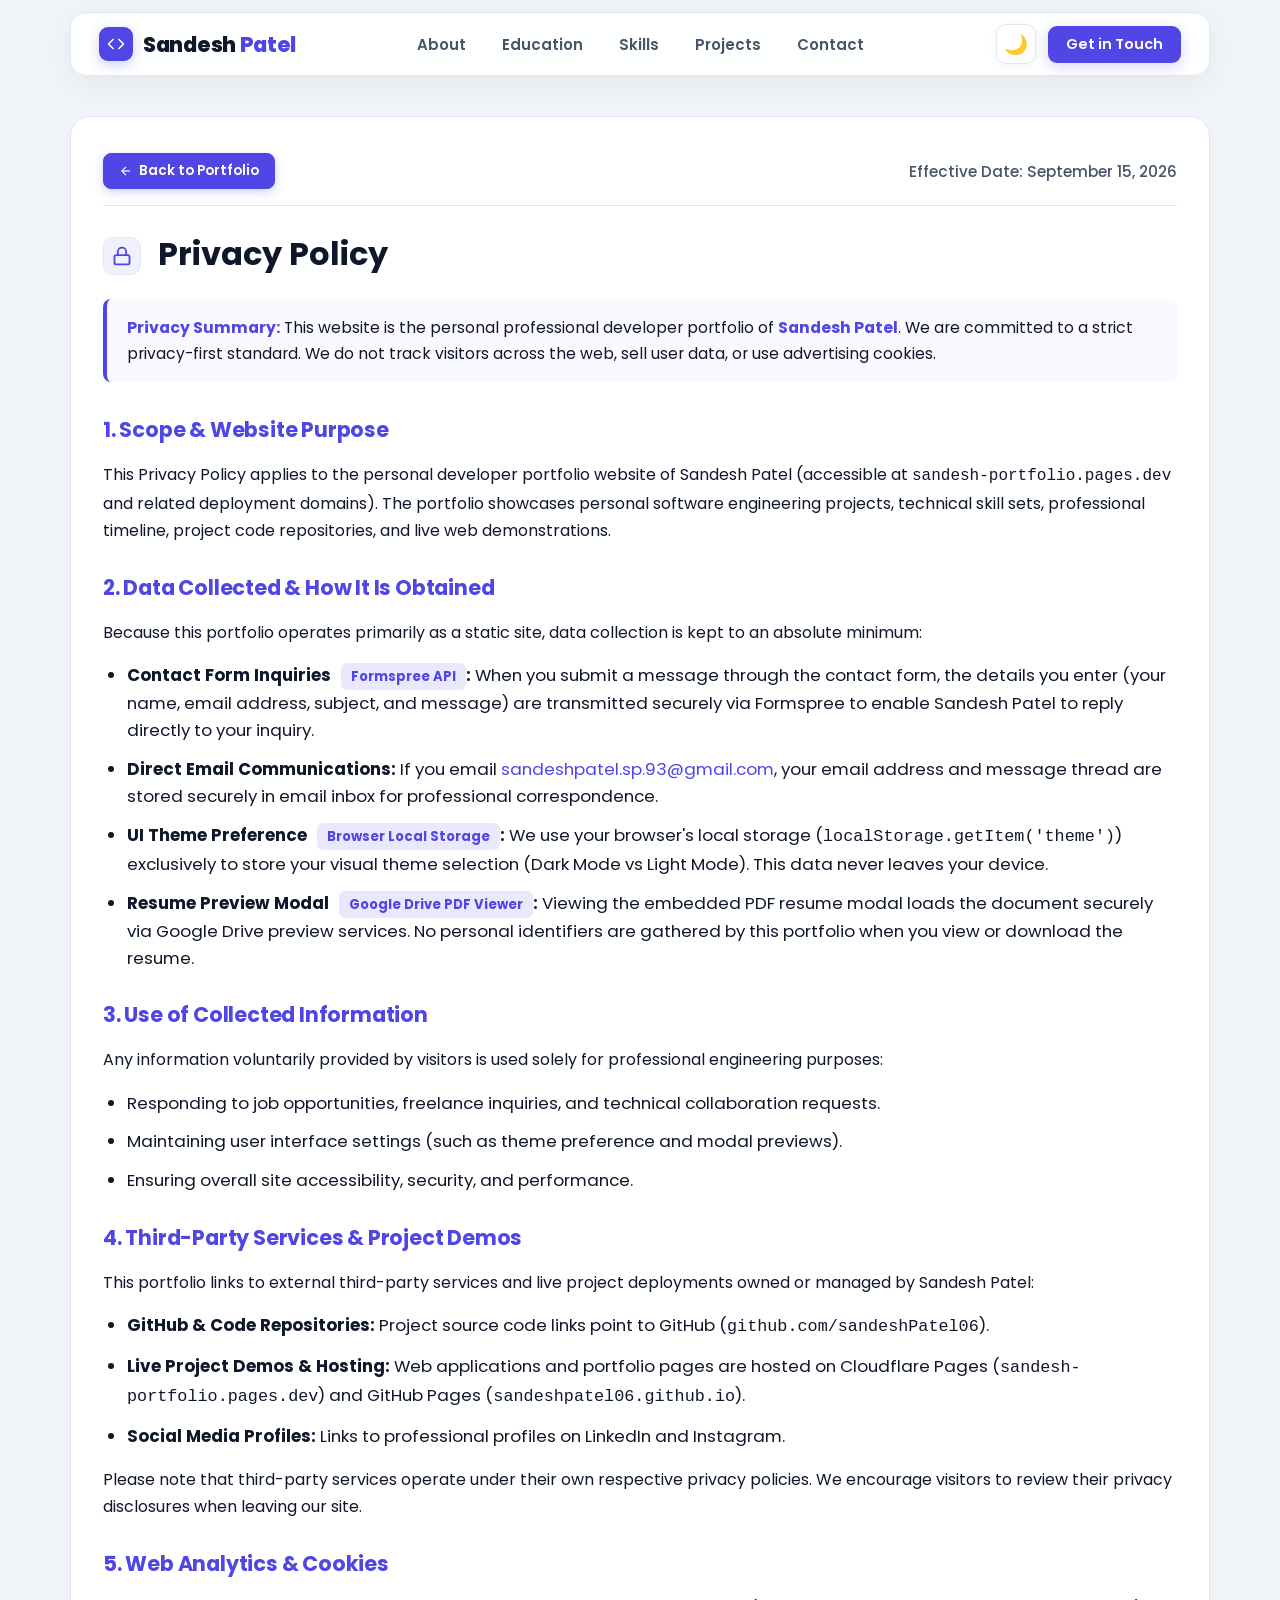
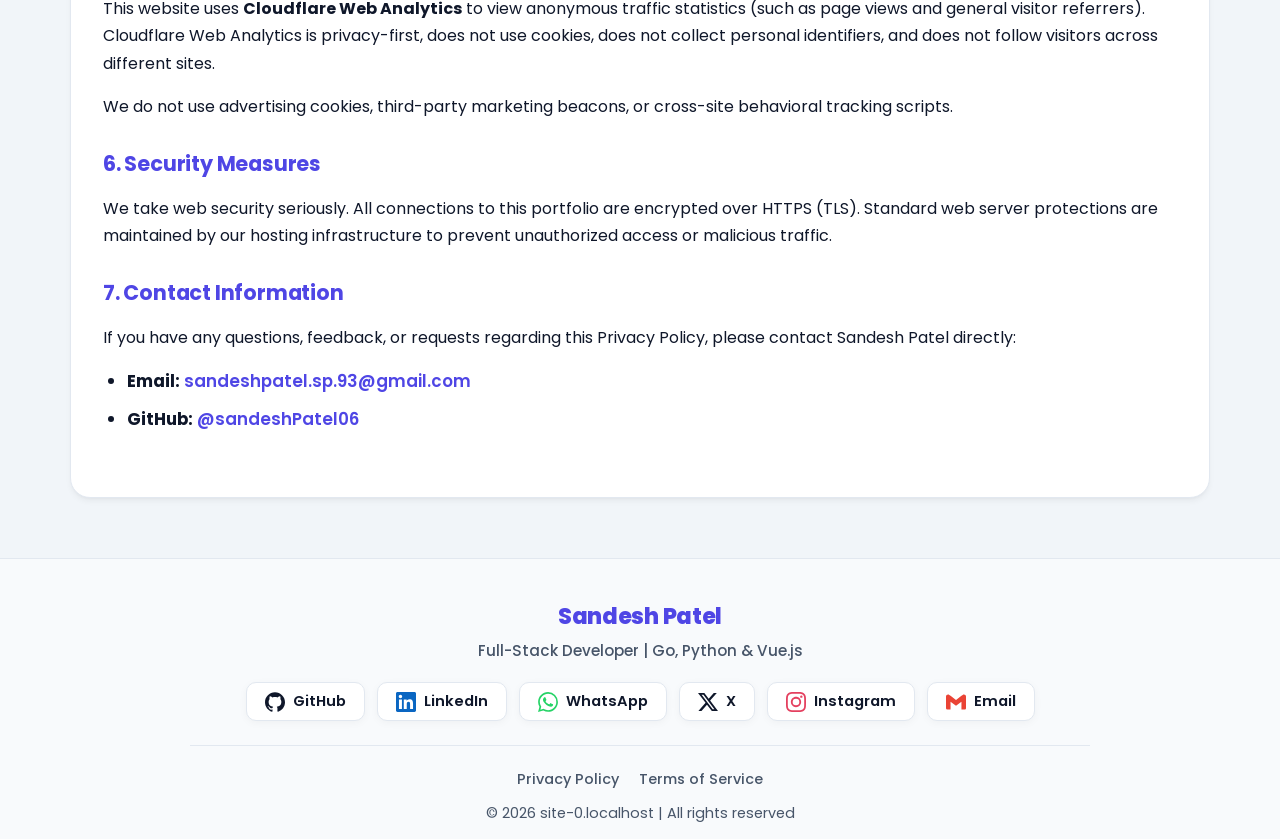
<file: privacy.html>
<!DOCTYPE html>
<html lang="en">

<head>
  <meta charset="UTF-8" />
  <meta name="viewport" content="width=device-width, initial-scale=1.0" />
  <meta name="description" content="Privacy Policy for Sandesh Patel Personal Developer Portfolio Website. Learn how contact inquiries, resume previews, and local storage preferences are handled.">
  <meta name="keywords" content="Sandesh Patel, Privacy Policy, Developer Portfolio, Web Developer, Full-Stack Developer, Go, Python, Privacy Notice">
  <meta name="author" content="Sandesh Patel">
  <meta property="og:title" content="Privacy Policy | Sandesh Patel Developer Portfolio">
  <meta property="og:description" content="Read the Privacy Policy for Sandesh Patel's personal developer portfolio website.">
  <meta property="og:image" content="img/sandesh_github.webp">
  <meta property="og:url" content="https://sandesh-portfolio.pages.dev/privacy.html">
  <meta name="twitter:card" content="summary_large_image">
  <link rel="icon" href="img/favicon.png" type="image/png" />
  <link rel="apple-touch-icon" href="img/favicon.png" />

  <link rel="preconnect" href="https://fonts.googleapis.com">
  <link rel="preconnect" href="https://fonts.gstatic.com" crossorigin>
  <link href="https://fonts.googleapis.com/css2?family=Poppins:wght@100;400;600;700;800&display=swap" rel="stylesheet">
  <title>Privacy Policy | Sandesh Patel Portfolio</title>
  <link rel="canonical" href="https://sandesh-portfolio.pages.dev/privacy.html">
  <link rel="stylesheet" href="all-in-one.css">

  <script type="application/ld+json">
  {
    "@context": "https://schema.org",
    "@type": "WebPage",
    "name": "Privacy Policy | Sandesh Patel Developer Portfolio",
    "url": "https://sandesh-portfolio.pages.dev/privacy.html",
    "description": "Privacy Policy for Sandesh Patel Personal Developer Portfolio Website.",
    "publisher": {
      "@type": "Person",
      "name": "Sandesh Patel",
      "url": "https://sandesh-portfolio.pages.dev/"
    }
  }
  </script>
  <style>
    .legal-container {
      margin-top: 40px;
      margin-bottom: 60px;
    }
    .legal-header-meta {
      display: flex;
      justify-content: space-between;
      align-items: center;
      flex-wrap: wrap;
      gap: 12px;
      margin-bottom: 24px;
      padding-bottom: 16px;
      border-bottom: 1px solid var(--card-border);
    }
    .legal-date {
      color: var(--text-muted);
      font-size: 0.95rem;
      font-weight: 500;
    }
    .legal-notice-box {
      background: var(--bg-hover);
      border-left: 4px solid var(--primary-color);
      border-radius: 8px;
      padding: 16px 20px;
      margin-bottom: 32px;
      font-size: 0.98rem;
      color: var(--text-color);
      line-height: 1.6;
    }
    .legal-notice-box strong {
      color: var(--primary-color);
    }
    .legal-body section {
      margin-bottom: 28px;
    }
    .legal-body h2 {
      font-size: 1.3rem;
      color: var(--primary-color);
      margin-bottom: 12px;
      font-weight: 700;
      letter-spacing: -0.2px;
    }
    .legal-body p, .legal-body ul {
      color: var(--text-light);
      font-size: 1rem;
      line-height: 1.7;
      margin-bottom: 14px;
    }
    .legal-body ul {
      padding-left: 24px;
    }
    .legal-body ul li {
      margin-bottom: 8px;
    }
    .legal-badge {
      display: inline-block;
      background: rgba(79, 70, 229, 0.12);
      color: var(--primary-color);
      font-size: 0.82rem;
      font-weight: 700;
      padding: 3px 10px;
      border-radius: 6px;
      margin-left: 6px;
    }
  </style>
</head>

<body>
  <!-- ===== Navigation ===== -->
  <header class="site-header">
    <nav>
      <a href="index.html#home" class="logo" title="Sandesh Patel Portfolio">
        <span class="logo-avatar" aria-hidden="true">
          <svg width="18" height="18" viewBox="0 0 24 24" fill="none" stroke="currentColor" stroke-width="2.2" stroke-linecap="round" stroke-linejoin="round">
            <polyline points="16 18 22 12 16 6"></polyline>
            <polyline points="8 6 2 12 8 18"></polyline>
          </svg>
        </span>
        <span class="logo-text">Sandesh <span class="logo-accent">Patel</span></span>
      </a>
      <div class="Right">
        <ul>
          <li><a href="index.html#about" class="nav-link">About</a></li>
          <li><a href="index.html#education" class="nav-link">Education</a></li>
          <li><a href="index.html#skills" class="nav-link">Skills</a></li>
          <li><a href="index.html#projects" class="nav-link">Projects</a></li>
          <li><a href="index.html#contact" class="nav-link">Contact</a></li>
        </ul>
      </div>
      <div class="nav-actions">
        <button class="theme-toggle" id="theme-toggle" aria-label="Toggle light/dark theme" title="Toggle theme">🌙</button>
        <a href="index.html#contact" class="nav-cta-btn" title="Contact Sandesh">Get in Touch</a>
        <button class="menu-toggle" aria-label="Toggle navigation menu">
          <span class="menu-icon"></span>
        </button>
      </div>
    </nav>
  </header>

  <!-- ===== Main Privacy Policy Section ===== -->
  <main class="services-container legal-container">
    <div class="legal-header-meta">
      <a href="index.html" class="project-link live-link" title="Return to Portfolio">
        <svg width="14" height="14" viewBox="0 0 24 24" fill="none" stroke="currentColor" stroke-width="2"><line x1="19" y1="12" x2="5" y2="12"></line><polyline points="12 19 5 12 12 5"></polyline></svg>
        Back to Portfolio
      </a>
      <span class="legal-date">Effective Date: September 15, 2026</span>
    </div>

    <h1>
      <span class="heading-icon" aria-hidden="true">
        <svg width="22" height="22" viewBox="0 0 24 24" fill="none" stroke="currentColor" stroke-width="2.2" stroke-linecap="round" stroke-linejoin="round">
          <rect x="3" y="11" width="18" height="11" rx="2" ry="2"></rect>
          <path d="M7 11V7a5 5 0 0 1 10 0v4"></path>
        </svg>
      </span>
      Privacy Policy
    </h1>

    <div class="legal-notice-box">
      <strong>Privacy Summary:</strong> This website is the personal professional developer portfolio of <strong>Sandesh Patel</strong>. We are committed to a strict privacy-first standard. We do not track visitors across the web, sell user data, or use advertising cookies.
    </div>

    <div class="legal-body">
      <section>
        <h2>1. Scope & Website Purpose</h2>
        <p>This Privacy Policy applies to the personal developer portfolio website of Sandesh Patel (accessible at <code>sandesh-portfolio.pages.dev</code> and related deployment domains). The portfolio showcases personal software engineering projects, technical skill sets, professional timeline, project code repositories, and live web demonstrations.</p>
      </section>

      <section>
        <h2>2. Data Collected & How It Is Obtained</h2>
        <p>Because this portfolio operates primarily as a static site, data collection is kept to an absolute minimum:</p>
        <ul>
          <li><strong>Contact Form Inquiries <span class="legal-badge">Formspree API</span>:</strong> When you submit a message through the contact form, the details you enter (your name, email address, subject, and message) are transmitted securely via Formspree to enable Sandesh Patel to reply directly to your inquiry.</li>
          <li><strong>Direct Email Communications:</strong> If you email <a href="mailto:sandeshpatel.sp.93@gmail.com" style="color: var(--primary-color);">sandeshpatel.sp.93@gmail.com</a>, your email address and message thread are stored securely in email inbox for professional correspondence.</li>
          <li><strong>UI Theme Preference <span class="legal-badge">Browser Local Storage</span>:</strong> We use your browser's local storage (<code>localStorage.getItem('theme')</code>) exclusively to store your visual theme selection (Dark Mode vs Light Mode). This data never leaves your device.</li>
          <li><strong>Resume Preview Modal <span class="legal-badge">Google Drive PDF Viewer</span>:</strong> Viewing the embedded PDF resume modal loads the document securely via Google Drive preview services. No personal identifiers are gathered by this portfolio when you view or download the resume.</li>
        </ul>
      </section>

      <section>
        <h2>3. Use of Collected Information</h2>
        <p>Any information voluntarily provided by visitors is used solely for professional engineering purposes:</p>
        <ul>
          <li>Responding to job opportunities, freelance inquiries, and technical collaboration requests.</li>
          <li>Maintaining user interface settings (such as theme preference and modal previews).</li>
          <li>Ensuring overall site accessibility, security, and performance.</li>
        </ul>
      </section>

      <section>
        <h2>4. Third-Party Services & Project Demos</h2>
        <p>This portfolio links to external third-party services and live project deployments owned or managed by Sandesh Patel:</p>
        <ul>
          <li><strong>GitHub & Code Repositories:</strong> Project source code links point to GitHub (<code>github.com/sandeshPatel06</code>).</li>
          <li><strong>Live Project Demos & Hosting:</strong> Web applications and portfolio pages are hosted on Cloudflare Pages (<code>sandesh-portfolio.pages.dev</code>) and GitHub Pages (<code>sandeshpatel06.github.io</code>).</li>
          <li><strong>Social Media Profiles:</strong> Links to professional profiles on LinkedIn and Instagram.</li>
        </ul>
        <p>Please note that third-party services operate under their own respective privacy policies. We encourage visitors to review their privacy disclosures when leaving our site.</p>
      </section>

      <section>
        <h2>5. Web Analytics & Cookies</h2>
        <p>This website uses <strong>Cloudflare Web Analytics</strong> to view anonymous traffic statistics (such as page views and general visitor referrers). Cloudflare Web Analytics is privacy-first, does not use cookies, does not collect personal identifiers, and does not follow visitors across different sites.</p>
        <p>We do not use advertising cookies, third-party marketing beacons, or cross-site behavioral tracking scripts.</p>
      </section>

      <section>
        <h2>6. Security Measures</h2>
        <p>We take web security seriously. All connections to this portfolio are encrypted over HTTPS (TLS). Standard web server protections are maintained by our hosting infrastructure to prevent unauthorized access or malicious traffic.</p>
      </section>

      <section>
        <h2>7. Contact Information</h2>
        <p>If you have any questions, feedback, or requests regarding this Privacy Policy, please contact Sandesh Patel directly:</p>
        <ul>
          <li><strong>Email:</strong> <a href="mailto:sandeshpatel.sp.93@gmail.com" style="color: var(--primary-color); font-weight: 600;">sandeshpatel.sp.93@gmail.com</a></li>
          <li><strong>GitHub:</strong> <a href="https://github.com/sandeshPatel06" target="_blank" rel="noopener noreferrer" style="color: var(--primary-color); font-weight: 600;">@sandeshPatel06</a></li>
        </ul>
      </section>
    </div>
  </main>

  <!-- ===== Footer ===== -->
  <footer>
    <div class="footer">
      <div class="footer-first">Sandesh Patel</div>
      <p class="footer-tagline">Full-Stack Developer | Go, Python & Vue.js</p>
      <div class="footer-social-links">
        <a href="https://github.com/sandeshPatel06" target="_blank" class="social-btn social-btn-github" title="GitHub">
          <svg width="20" height="20" viewBox="0 0 24 24" fill="currentColor" role="img" aria-label="GitHub"><path d="M12 .297c-6.63 0-12 5.373-12 12 0 5.303 3.438 9.8 8.205 11.385.6.113.82-.258.82-.577 0-.285-.01-1.04-.015-2.04-3.338.724-4.042-1.61-4.042-1.61C4.422 18.07 3.633 17.7 3.633 17.7c-1.087-.744.084-.729.084-.729 1.205.084 1.838 1.236 1.838 1.236 1.07 1.835 2.809 1.305 3.495.998.108-.776.417-1.305.76-1.605-2.665-.3-5.466-1.332-5.466-5.93 0-1.31.465-2.38 1.235-3.22-.135-.303-.54-1.523.105-3.176 0 0 1.005-.322 3.3 1.23.96-.267 1.98-.399 3-.405 1.02.006 2.04.138 3 .405 2.28-1.552 3.285-1.23 3.285-1.23.645 1.653.24 2.873.12 3.176.765.84 1.23 1.91 1.23 3.22 0 4.61-2.805 5.625-5.475 5.92.42.36.81 1.096.81 2.22 0 1.606-.015 2.896-.015 3.286 0 .315.21.69.825.57C20.565 22.092 24 17.592 24 12.297c0-6.627-5.373-12-12-12"/></svg>
          <span>GitHub</span>
        </a>
        <a href="https://www.linkedin.com/in/sandesh-patel07" target="_blank" class="social-btn social-btn-linkedin" title="LinkedIn">
          <svg width="20" height="20" viewBox="0 0 24 24" fill="#0A66C2" role="img" aria-label="LinkedIn"><path d="M20.447 20.452h-3.554v-5.569c0-1.328-.027-3.037-1.852-3.037-1.853 0-2.136 1.445-2.136 2.939v5.667H9.351V9h3.414v1.561h.046c.477-.9 1.637-1.85 3.37-1.85 3.601 0 4.267 2.37 4.267 5.455v6.286zM5.337 7.433c-1.144 0-2.063-.926-2.063-2.065 0-1.138.92-2.063 2.063-2.063 1.14 0 2.064.925 2.064 2.063 0 1.139-.925 2.065-2.064 2.065zm1.782 13.019H3.555V9h3.564v11.452zM22.225 0H1.771C.792 0 0 .774 0 1.729v20.542C0 23.227.792 24 1.771 24h20.451C23.2 24 24 23.227 24 22.271V1.729C24 .774 23.2 0 22.222 0h.003z"/></svg>
          <span>LinkedIn</span>
        </a>
        <a href="https://wa.me/9399613606" target="_blank" class="social-btn social-btn-whatsapp" title="WhatsApp">
          <svg width="20" height="20" viewBox="0 0 24 24" fill="#25D366" role="img" aria-label="WhatsApp"><path d="M17.472 14.382c-.297-.149-1.758-.867-2.03-.967-.273-.099-.471-.148-.67.15-.197.297-.767.966-.94 1.164-.173.199-.347.223-.644.075-.297-.15-1.255-.463-2.39-1.475-.883-.788-1.48-1.761-1.653-2.059-.173-.297-.018-.458.13-.606.134-.133.298-.347.446-.52.149-.174.198-.298.298-.497.099-.198.05-.371-.025-.52-.075-.149-.669-1.612-.916-2.207-.242-.579-.487-.5-.669-.51-.173-.008-.371-.01-.57-.01-.198 0-.52.074-.792.372-.272.297-1.04 1.016-1.04 2.479 0 1.462 1.065 2.875 1.213 3.074.149.198 2.096 3.2 5.077 4.487.709.306 1.262.489 1.694.625.712.227 1.36.195 1.871.118.571-.085 1.758-.719 2.006-1.413.248-.694.248-1.289.173-1.413-.074-.124-.272-.198-.57-.347m-5.421 7.403h-.004a9.87 9.87 0 01-5.031-1.378l-.361-.214-3.741.982.998-3.648-.235-.374a9.86 9.86 0 01-1.51-5.26c.001-5.45 4.436-9.884 9.888-9.884 2.64 0 5.122 1.03 6.988 2.898a9.825 9.825 0 012.893 6.994c-.003 5.45-4.437 9.884-9.885 9.884m8.413-18.297A11.815 11.815 0 0012.05 0C5.495 0 .16 5.335.157 11.892c0 2.096.547 4.142 1.588 5.945L.057 24l6.305-1.654a11.882 11.882 0 005.683 1.448h.005c6.554 0 11.89-5.335 11.893-11.893a11.821 11.821 0 00-3.48-8.413Z"/></svg>
          <span>WhatsApp</span>
        </a>
        <a href="https://x.com/SandeshPat007" target="_blank" class="social-btn social-btn-x" title="X (Twitter)">
          <svg width="20" height="20" viewBox="0 0 24 24" fill="currentColor" role="img" aria-label="X"><path d="M18.901 1.153h3.68l-8.04 9.19L24 22.846h-7.406l-5.8-7.584-6.638 7.584H.474l8.6-9.83L0 1.154h7.594l5.243 6.932ZM17.61 20.644h2.039L6.486 3.24H4.298Z"/></svg>
          <span>X</span>
        </a>
        <a href="https://www.instagram.com/sandesh_patel007" target="_blank" class="social-btn social-btn-instagram" title="Instagram">
          <svg width="20" height="20" viewBox="0 0 24 24" fill="#E4405F" role="img" aria-label="Instagram"><path d="M7.0301.084c-1.2768.0602-2.1487.264-2.911.5634-.7888.3075-1.4575.72-2.1228 1.3877-.6652.6677-1.075 1.3368-1.3802 2.127-.2954.7638-.4956 1.6365-.552 2.914-.0564 1.2775-.0689 1.6882-.0626 4.947.0062 3.2586.0206 3.6671.0825 4.9473.061 1.2765.264 2.1482.5635 2.9107.308.7889.72 1.4573 1.388 2.1228.6679.6655 1.3365 1.0743 2.1285 1.38.7632.295 1.6361.4961 2.9134.552 1.2773.056 1.6884.069 4.9462.0627 3.2578-.0062 3.668-.0207 4.9478-.0814 1.28-.0607 2.147-.2652 2.9098-.5633.7889-.3086 1.4578-.72 2.1228-1.3881.665-.6682 1.0745-1.3378 1.3795-2.1284.2957-.7632.4966-1.636.552-2.9124.056-1.2809.0692-1.6898.063-4.948-.0063-3.2583-.021-3.6668-.0817-4.9465-.0607-1.2797-.264-2.1487-.5633-2.9117-.3084-.7889-.72-1.4568-1.3876-2.1228C21.2982 1.33 20.628.9208 19.8378.6165 19.074.321 18.2017.1197 16.9244.0645 15.6471.0093 15.236-.005 11.977.0014 8.718.0076 8.31.0215 7.0301.0839m.1402 21.6932c-1.17-.0509-1.8053-.2453-2.2287-.408-.5606-.216-.96-.4771-1.3819-.895-.422-.4178-.6811-.8186-.9-1.378-.1644-.4234-.3624-1.058-.4171-2.228-.0595-1.2645-.072-1.6442-.079-4.848-.007-3.2037.0053-3.583.0607-4.848.05-1.169.2456-1.805.408-2.2282.216-.5613.4762-.96.895-1.3816.4188-.4217.8184-.6814 1.3783-.9003.423-.1651 1.0575-.3614 2.227-.4171 1.2655-.06 1.6447-.072 4.848-.079 3.2033-.007 3.5835.005 4.8495.0608 1.169.0508 1.8053.2445 2.228.408.5608.216.96.4754 1.3816.895.4217.4194.6816.8176.9005 1.3787.1653.4217.3617 1.056.4169 2.2263.0602 1.2655.0739 1.645.0796 4.848.0058 3.203-.0055 3.5834-.061 4.848-.051 1.17-.245 1.8055-.408 2.2294-.216.5604-.4763.96-.8954 1.3814-.419.4215-.8181.6811-1.3783.9-.4224.1649-1.0577.3617-2.2262.4174-1.2656.0595-1.6448.072-4.8493.079-3.2045.007-3.5825-.006-4.848-.0608M16.953 5.5864A1.44 1.44 0 1 0 18.39 4.144a1.44 1.44 0 0 0-1.437 1.4424M5.8385 12.012c.0067 3.4032 2.7706 6.1557 6.173 6.1493 3.4026-.0065 6.157-2.7701 6.1506-6.1733-.0065-3.4032-2.771-6.1565-6.174-6.1498-3.403.0067-6.156 2.771-6.1496 6.1738M8 12.0077a4 4 0 1 1 4.008 3.9921A3.9996 3.9996 0 0 1 8 12.0077"/></svg>
          <span>Instagram</span>
        </a>
        <a href="mailto:sandeshpatel.sp.93@gmail.com" class="social-btn social-btn-email" title="Email">
          <svg width="20" height="20" viewBox="0 0 24 24" fill="#EA4335" role="img" aria-label="Gmail"><path d="M24 5.457v13.909c0 .904-.732 1.636-1.636 1.636h-3.819V11.73L12 16.64l-6.545-4.91v9.273H1.636A1.636 1.636 0 0 1 0 19.366V5.457c0-2.023 2.309-3.178 3.927-1.964L5.455 4.64 12 9.548l6.545-4.91 1.528-1.145C21.69 2.28 24 3.434 24 5.457z"/></svg>
          <span>Email</span>
        </a>
      </div>
    </div>
    <div class="footer-rights">
      <ul>
        <li><a href="privacy.html">Privacy Policy</a></li>
        <li><a href="terms.html">Terms of Service</a></li>
      </ul>
      <p class="copyright-text">&copy; <span id="copyright-year"></span> <span id="footer-domain"></span> | All rights reserved</p>
    </div>
  </footer>

  <script src="script.js"></script>
</body>

</html>
</file>
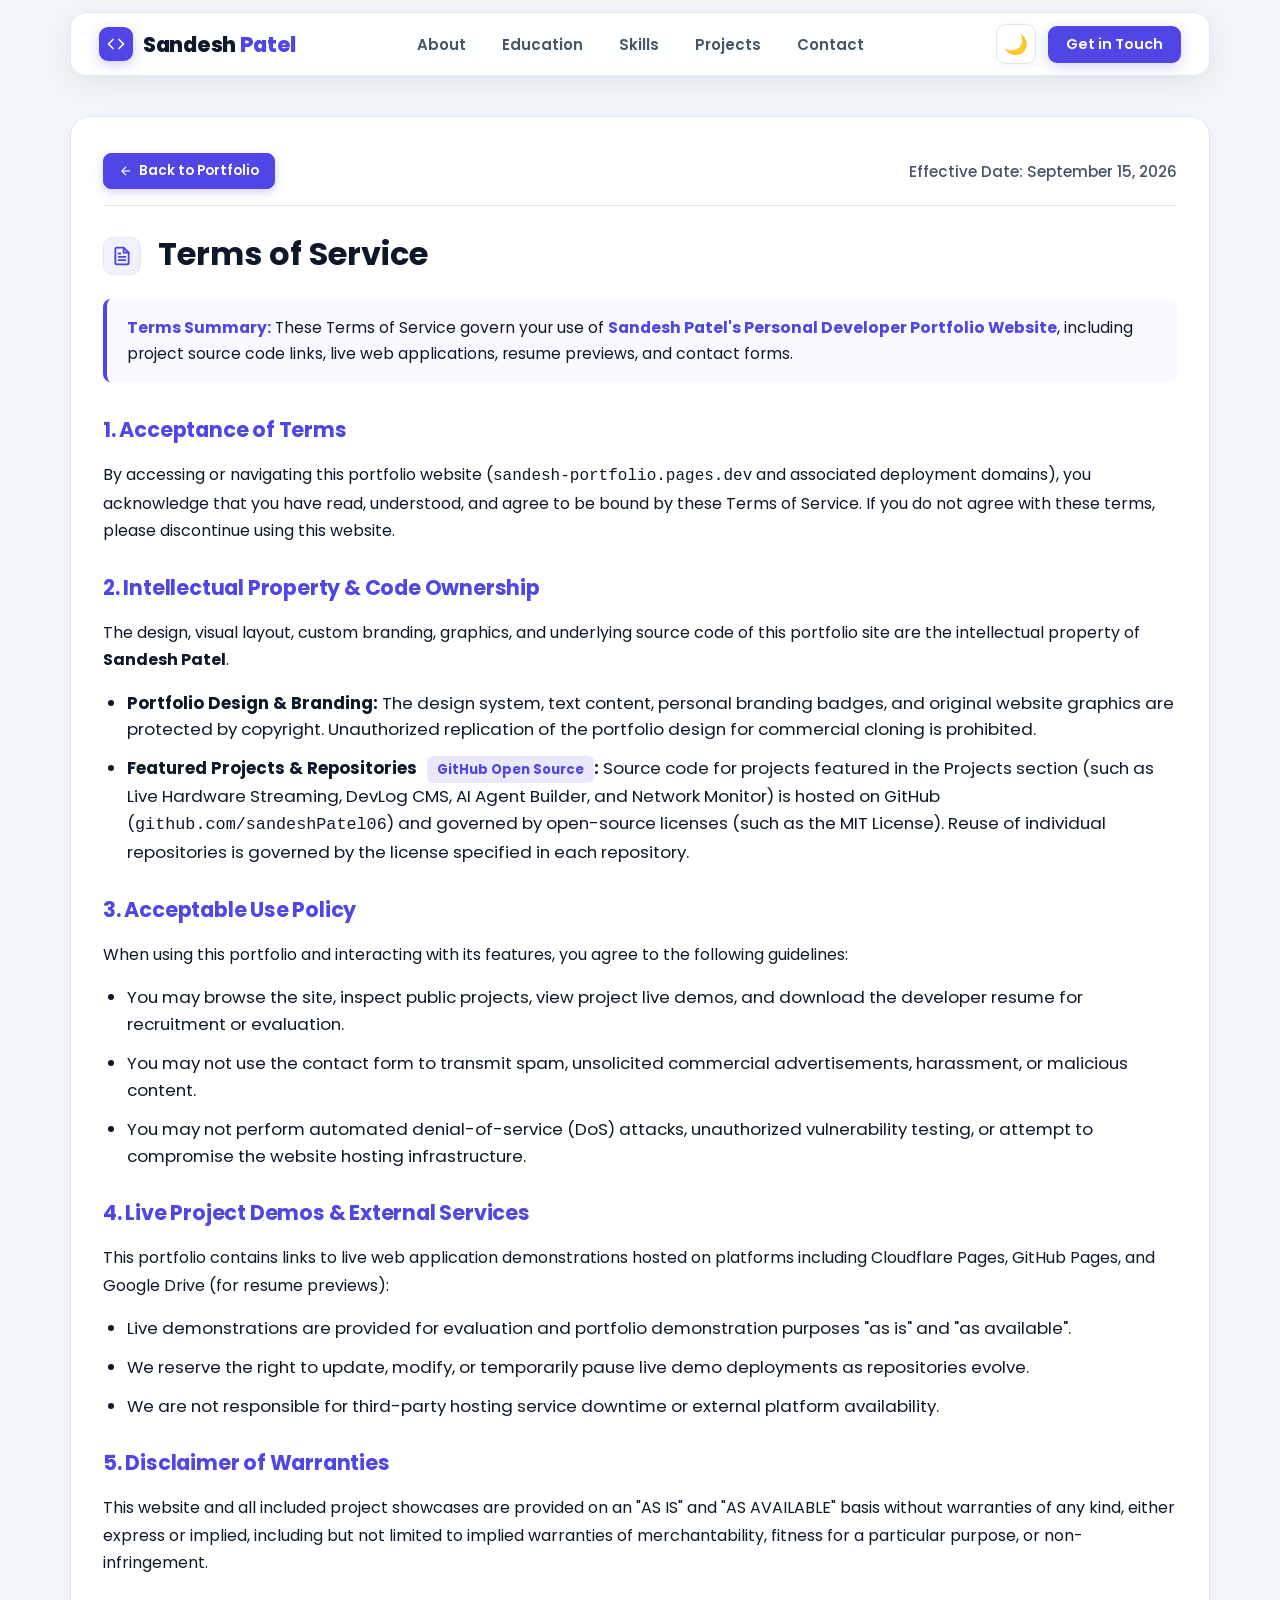
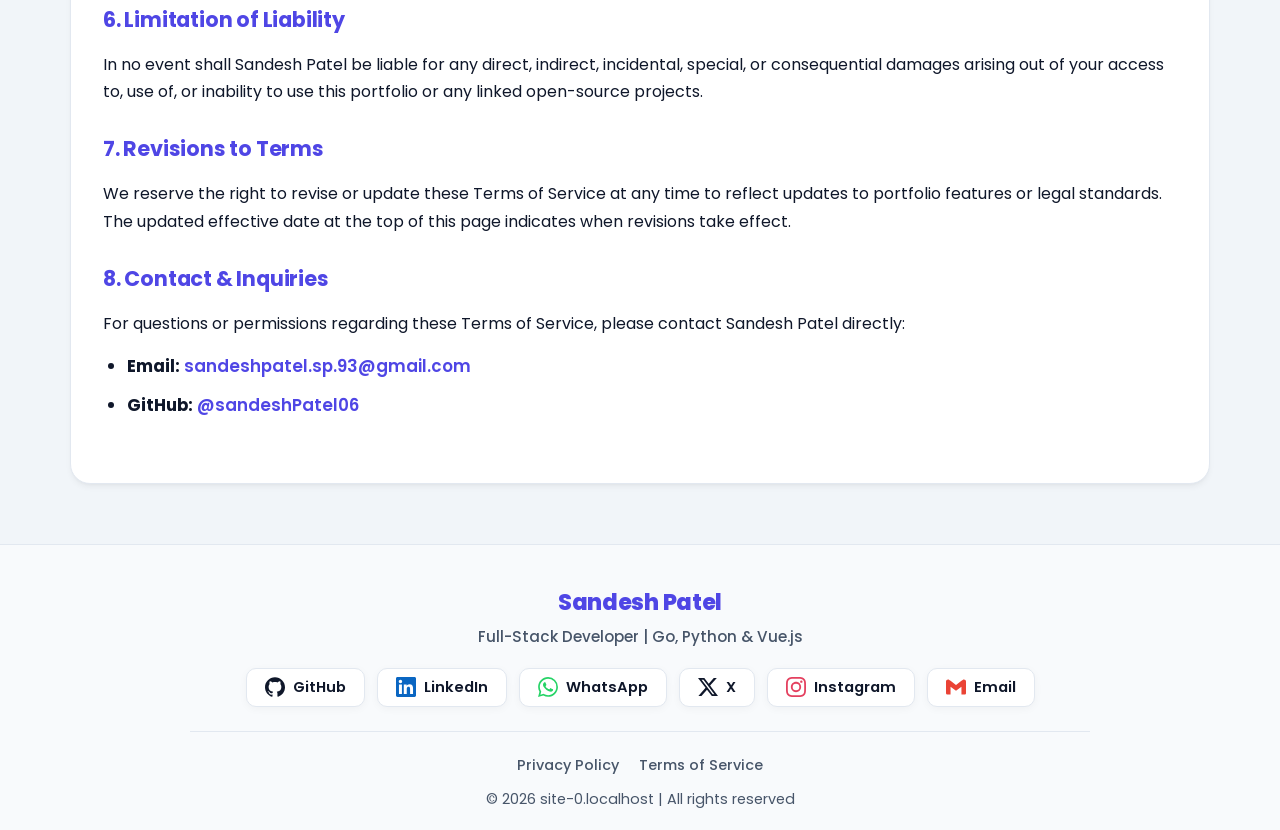
<file: terms.html>
<!DOCTYPE html>
<html lang="en">

<head>
  <meta charset="UTF-8" />
  <meta name="viewport" content="width=device-width, initial-scale=1.0" />
  <meta name="description" content="Terms of Service for Sandesh Patel Personal Developer Portfolio Website. Guidelines governing site usage, open-source code repositories, and project demonstrations.">
  <meta name="keywords" content="Sandesh Patel, Terms of Service, Terms and Conditions, Developer Portfolio, Open Source, Code Usage">
  <meta name="author" content="Sandesh Patel">
  <meta property="og:title" content="Terms of Service | Sandesh Patel Developer Portfolio">
  <meta property="og:description" content="Read the Terms of Service governing Sandesh Patel's personal developer portfolio website and open-source project showcases.">
  <meta property="og:image" content="img/sandesh_github.webp">
  <meta property="og:url" content="https://sandesh-portfolio.pages.dev/terms.html">
  <meta name="twitter:card" content="summary_large_image">
  <link rel="icon" href="img/favicon.png" type="image/png" />
  <link rel="apple-touch-icon" href="img/favicon.png" />

  <link rel="preconnect" href="https://fonts.googleapis.com">
  <link rel="preconnect" href="https://fonts.gstatic.com" crossorigin>
  <link href="https://fonts.googleapis.com/css2?family=Poppins:wght@100;400;600;700;800&display=swap" rel="stylesheet">
  <title>Terms of Service | Sandesh Patel Portfolio</title>
  <link rel="canonical" href="https://sandesh-portfolio.pages.dev/terms.html">
  <link rel="stylesheet" href="all-in-one.css">

  <script type="application/ld+json">
  {
    "@context": "https://schema.org",
    "@type": "WebPage",
    "name": "Terms of Service | Sandesh Patel Developer Portfolio",
    "url": "https://sandesh-portfolio.pages.dev/terms.html",
    "description": "Terms of Service governing Sandesh Patel's personal developer portfolio website.",
    "publisher": {
      "@type": "Person",
      "name": "Sandesh Patel",
      "url": "https://sandesh-portfolio.pages.dev/"
    }
  }
  </script>
  <style>
    .legal-container {
      margin-top: 40px;
      margin-bottom: 60px;
    }
    .legal-header-meta {
      display: flex;
      justify-content: space-between;
      align-items: center;
      flex-wrap: wrap;
      gap: 12px;
      margin-bottom: 24px;
      padding-bottom: 16px;
      border-bottom: 1px solid var(--card-border);
    }
    .legal-date {
      color: var(--text-muted);
      font-size: 0.95rem;
      font-weight: 500;
    }
    .legal-notice-box {
      background: var(--bg-hover);
      border-left: 4px solid var(--primary-color);
      border-radius: 8px;
      padding: 16px 20px;
      margin-bottom: 32px;
      font-size: 0.98rem;
      color: var(--text-color);
      line-height: 1.6;
    }
    .legal-notice-box strong {
      color: var(--primary-color);
    }
    .legal-body section {
      margin-bottom: 28px;
    }
    .legal-body h2 {
      font-size: 1.3rem;
      color: var(--primary-color);
      margin-bottom: 12px;
      font-weight: 700;
      letter-spacing: -0.2px;
    }
    .legal-body p, .legal-body ul {
      color: var(--text-light);
      font-size: 1rem;
      line-height: 1.7;
      margin-bottom: 14px;
    }
    .legal-body ul {
      padding-left: 24px;
    }
    .legal-body ul li {
      margin-bottom: 8px;
    }
    .legal-badge {
      display: inline-block;
      background: rgba(79, 70, 229, 0.12);
      color: var(--primary-color);
      font-size: 0.82rem;
      font-weight: 700;
      padding: 3px 10px;
      border-radius: 6px;
      margin-left: 6px;
    }
  </style>
</head>

<body>
  <!-- ===== Navigation ===== -->
  <header class="site-header">
    <nav>
      <a href="index.html#home" class="logo" title="Sandesh Patel Portfolio">
        <span class="logo-avatar" aria-hidden="true">
          <svg width="18" height="18" viewBox="0 0 24 24" fill="none" stroke="currentColor" stroke-width="2.2" stroke-linecap="round" stroke-linejoin="round">
            <polyline points="16 18 22 12 16 6"></polyline>
            <polyline points="8 6 2 12 8 18"></polyline>
          </svg>
        </span>
        <span class="logo-text">Sandesh <span class="logo-accent">Patel</span></span>
      </a>
      <div class="Right">
        <ul>
          <li><a href="index.html#about" class="nav-link">About</a></li>
          <li><a href="index.html#education" class="nav-link">Education</a></li>
          <li><a href="index.html#skills" class="nav-link">Skills</a></li>
          <li><a href="index.html#projects" class="nav-link">Projects</a></li>
          <li><a href="index.html#contact" class="nav-link">Contact</a></li>
        </ul>
      </div>
      <div class="nav-actions">
        <button class="theme-toggle" id="theme-toggle" aria-label="Toggle light/dark theme" title="Toggle theme">🌙</button>
        <a href="index.html#contact" class="nav-cta-btn" title="Contact Sandesh">Get in Touch</a>
        <button class="menu-toggle" aria-label="Toggle navigation menu">
          <span class="menu-icon"></span>
        </button>
      </div>
    </nav>
  </header>

  <!-- ===== Main Terms of Service Section ===== -->
  <main class="services-container legal-container">
    <div class="legal-header-meta">
      <a href="index.html" class="project-link live-link" title="Return to Portfolio">
        <svg width="14" height="14" viewBox="0 0 24 24" fill="none" stroke="currentColor" stroke-width="2"><line x1="19" y1="12" x2="5" y2="12"></line><polyline points="12 19 5 12 12 5"></polyline></svg>
        Back to Portfolio
      </a>
      <span class="legal-date">Effective Date: September 15, 2026</span>
    </div>

    <h1>
      <span class="heading-icon" aria-hidden="true">
        <svg width="22" height="22" viewBox="0 0 24 24" fill="none" stroke="currentColor" stroke-width="2.2" stroke-linecap="round" stroke-linejoin="round">
          <path d="M14 2H6a2 2 0 0 0-2 2v16a2 2 0 0 0 2 2h12a2 2 0 0 0 2-2V8z"></path>
          <polyline points="14 2 14 8 20 8"></polyline>
          <line x1="16" y1="13" x2="8" y2="13"></line>
          <line x1="16" y1="17" x2="8" y2="17"></line>
          <polyline points="10 9 9 9 8 9"></polyline>
        </svg>
      </span>
      Terms of Service
    </h1>

    <div class="legal-notice-box">
      <strong>Terms Summary:</strong> These Terms of Service govern your use of <strong>Sandesh Patel's Personal Developer Portfolio Website</strong>, including project source code links, live web applications, resume previews, and contact forms.
    </div>

    <div class="legal-body">
      <section>
        <h2>1. Acceptance of Terms</h2>
        <p>By accessing or navigating this portfolio website (<code>sandesh-portfolio.pages.dev</code> and associated deployment domains), you acknowledge that you have read, understood, and agree to be bound by these Terms of Service. If you do not agree with these terms, please discontinue using this website.</p>
      </section>

      <section>
        <h2>2. Intellectual Property & Code Ownership</h2>
        <p>The design, visual layout, custom branding, graphics, and underlying source code of this portfolio site are the intellectual property of <strong>Sandesh Patel</strong>.</p>
        <ul>
          <li><strong>Portfolio Design & Branding:</strong> The design system, text content, personal branding badges, and original website graphics are protected by copyright. Unauthorized replication of the portfolio design for commercial cloning is prohibited.</li>
          <li><strong>Featured Projects & Repositories <span class="legal-badge">GitHub Open Source</span>:</strong> Source code for projects featured in the Projects section (such as Live Hardware Streaming, DevLog CMS, AI Agent Builder, and Network Monitor) is hosted on GitHub (<code>github.com/sandeshPatel06</code>) and governed by open-source licenses (such as the MIT License). Reuse of individual repositories is governed by the license specified in each repository.</li>
        </ul>
      </section>

      <section>
        <h2>3. Acceptable Use Policy</h2>
        <p>When using this portfolio and interacting with its features, you agree to the following guidelines:</p>
        <ul>
          <li>You may browse the site, inspect public projects, view project live demos, and download the developer resume for recruitment or evaluation.</li>
          <li>You may not use the contact form to transmit spam, unsolicited commercial advertisements, harassment, or malicious content.</li>
          <li>You may not perform automated denial-of-service (DoS) attacks, unauthorized vulnerability testing, or attempt to compromise the website hosting infrastructure.</li>
        </ul>
      </section>

      <section>
        <h2>4. Live Project Demos & External Services</h2>
        <p>This portfolio contains links to live web application demonstrations hosted on platforms including Cloudflare Pages, GitHub Pages, and Google Drive (for resume previews):</p>
        <ul>
          <li>Live demonstrations are provided for evaluation and portfolio demonstration purposes "as is" and "as available".</li>
          <li>We reserve the right to update, modify, or temporarily pause live demo deployments as repositories evolve.</li>
          <li>We are not responsible for third-party hosting service downtime or external platform availability.</li>
        </ul>
      </section>

      <section>
        <h2>5. Disclaimer of Warranties</h2>
        <p>This website and all included project showcases are provided on an "AS IS" and "AS AVAILABLE" basis without warranties of any kind, either express or implied, including but not limited to implied warranties of merchantability, fitness for a particular purpose, or non-infringement.</p>
      </section>

      <section>
        <h2>6. Limitation of Liability</h2>
        <p>In no event shall Sandesh Patel be liable for any direct, indirect, incidental, special, or consequential damages arising out of your access to, use of, or inability to use this portfolio or any linked open-source projects.</p>
      </section>

      <section>
        <h2>7. Revisions to Terms</h2>
        <p>We reserve the right to revise or update these Terms of Service at any time to reflect updates to portfolio features or legal standards. The updated effective date at the top of this page indicates when revisions take effect.</p>
      </section>

      <section>
        <h2>8. Contact & Inquiries</h2>
        <p>For questions or permissions regarding these Terms of Service, please contact Sandesh Patel directly:</p>
        <ul>
          <li><strong>Email:</strong> <a href="mailto:sandeshpatel.sp.93@gmail.com" style="color: var(--primary-color); font-weight: 600;">sandeshpatel.sp.93@gmail.com</a></li>
          <li><strong>GitHub:</strong> <a href="https://github.com/sandeshPatel06" target="_blank" rel="noopener noreferrer" style="color: var(--primary-color); font-weight: 600;">@sandeshPatel06</a></li>
        </ul>
      </section>
    </div>
  </main>

  <!-- ===== Footer ===== -->
  <footer>
    <div class="footer">
      <div class="footer-first">Sandesh Patel</div>
      <p class="footer-tagline">Full-Stack Developer | Go, Python & Vue.js</p>
      <div class="footer-social-links">
        <a href="https://github.com/sandeshPatel06" target="_blank" class="social-btn social-btn-github" title="GitHub">
          <svg width="20" height="20" viewBox="0 0 24 24" fill="currentColor" role="img" aria-label="GitHub"><path d="M12 .297c-6.63 0-12 5.373-12 12 0 5.303 3.438 9.8 8.205 11.385.6.113.82-.258.82-.577 0-.285-.01-1.04-.015-2.04-3.338.724-4.042-1.61-4.042-1.61C4.422 18.07 3.633 17.7 3.633 17.7c-1.087-.744.084-.729.084-.729 1.205.084 1.838 1.236 1.838 1.236 1.07 1.835 2.809 1.305 3.495.998.108-.776.417-1.305.76-1.605-2.665-.3-5.466-1.332-5.466-5.93 0-1.31.465-2.38 1.235-3.22-.135-.303-.54-1.523.105-3.176 0 0 1.005-.322 3.3 1.23.96-.267 1.98-.399 3-.405 1.02.006 2.04.138 3 .405 2.28-1.552 3.285-1.23 3.285-1.23.645 1.653.24 2.873.12 3.176.765.84 1.23 1.91 1.23 3.22 0 4.61-2.805 5.625-5.475 5.92.42.36.81 1.096.81 2.22 0 1.606-.015 2.896-.015 3.286 0 .315.21.69.825.57C20.565 22.092 24 17.592 24 12.297c0-6.627-5.373-12-12-12"/></svg>
          <span>GitHub</span>
        </a>
        <a href="https://www.linkedin.com/in/sandesh-patel07" target="_blank" class="social-btn social-btn-linkedin" title="LinkedIn">
          <svg width="20" height="20" viewBox="0 0 24 24" fill="#0A66C2" role="img" aria-label="LinkedIn"><path d="M20.447 20.452h-3.554v-5.569c0-1.328-.027-3.037-1.852-3.037-1.853 0-2.136 1.445-2.136 2.939v5.667H9.351V9h3.414v1.561h.046c.477-.9 1.637-1.85 3.37-1.85 3.601 0 4.267 2.37 4.267 5.455v6.286zM5.337 7.433c-1.144 0-2.063-.926-2.063-2.065 0-1.138.92-2.063 2.063-2.063 1.14 0 2.064.925 2.064 2.063 0 1.139-.925 2.065-2.064 2.065zm1.782 13.019H3.555V9h3.564v11.452zM22.225 0H1.771C.792 0 0 .774 0 1.729v20.542C0 23.227.792 24 1.771 24h20.451C23.2 24 24 23.227 24 22.271V1.729C24 .774 23.2 0 22.222 0h.003z"/></svg>
          <span>LinkedIn</span>
        </a>
        <a href="https://wa.me/9399613606" target="_blank" class="social-btn social-btn-whatsapp" title="WhatsApp">
          <svg width="20" height="20" viewBox="0 0 24 24" fill="#25D366" role="img" aria-label="WhatsApp"><path d="M17.472 14.382c-.297-.149-1.758-.867-2.03-.967-.273-.099-.471-.148-.67.15-.197.297-.767.966-.94 1.164-.173.199-.347.223-.644.075-.297-.15-1.255-.463-2.39-1.475-.883-.788-1.48-1.761-1.653-2.059-.173-.297-.018-.458.13-.606.134-.133.298-.347.446-.52.149-.174.198-.298.298-.497.099-.198.05-.371-.025-.52-.075-.149-.669-1.612-.916-2.207-.242-.579-.487-.5-.669-.51-.173-.008-.371-.01-.57-.01-.198 0-.52.074-.792.372-.272.297-1.04 1.016-1.04 2.479 0 1.462 1.065 2.875 1.213 3.074.149.198 2.096 3.2 5.077 4.487.709.306 1.262.489 1.694.625.712.227 1.36.195 1.871.118.571-.085 1.758-.719 2.006-1.413.248-.694.248-1.289.173-1.413-.074-.124-.272-.198-.57-.347m-5.421 7.403h-.004a9.87 9.87 0 01-5.031-1.378l-.361-.214-3.741.982.998-3.648-.235-.374a9.86 9.86 0 01-1.51-5.26c.001-5.45 4.436-9.884 9.888-9.884 2.64 0 5.122 1.03 6.988 2.898a9.825 9.825 0 012.893 6.994c-.003 5.45-4.437 9.884-9.885 9.884m8.413-18.297A11.815 11.815 0 0012.05 0C5.495 0 .16 5.335.157 11.892c0 2.096.547 4.142 1.588 5.945L.057 24l6.305-1.654a11.882 11.882 0 005.683 1.448h.005c6.554 0 11.89-5.335 11.893-11.893a11.821 11.821 0 00-3.48-8.413Z"/></svg>
          <span>WhatsApp</span>
        </a>
        <a href="https://x.com/SandeshPat007" target="_blank" class="social-btn social-btn-x" title="X (Twitter)">
          <svg width="20" height="20" viewBox="0 0 24 24" fill="currentColor" role="img" aria-label="X"><path d="M18.901 1.153h3.68l-8.04 9.19L24 22.846h-7.406l-5.8-7.584-6.638 7.584H.474l8.6-9.83L0 1.154h7.594l5.243 6.932ZM17.61 20.644h2.039L6.486 3.24H4.298Z"/></svg>
          <span>X</span>
        </a>
        <a href="https://www.instagram.com/sandesh_patel007" target="_blank" class="social-btn social-btn-instagram" title="Instagram">
          <svg width="20" height="20" viewBox="0 0 24 24" fill="#E4405F" role="img" aria-label="Instagram"><path d="M7.0301.084c-1.2768.0602-2.1487.264-2.911.5634-.7888.3075-1.4575.72-2.1228 1.3877-.6652.6677-1.075 1.3368-1.3802 2.127-.2954.7638-.4956 1.6365-.552 2.914-.0564 1.2775-.0689 1.6882-.0626 4.947.0062 3.2586.0206 3.6671.0825 4.9473.061 1.2765.264 2.1482.5635 2.9107.308.7889.72 1.4573 1.388 2.1228.6679.6655 1.3365 1.0743 2.1285 1.38.7632.295 1.6361.4961 2.9134.552 1.2773.056 1.6884.069 4.9462.0627 3.2578-.0062 3.668-.0207 4.9478-.0814 1.28-.0607 2.147-.2652 2.9098-.5633.7889-.3086 1.4578-.72 2.1228-1.3881.665-.6682 1.0745-1.3378 1.3795-2.1284.2957-.7632.4966-1.636.552-2.9124.056-1.2809.0692-1.6898.063-4.948-.0063-3.2583-.021-3.6668-.0817-4.9465-.0607-1.2797-.264-2.1487-.5633-2.9117-.3084-.7889-.72-1.4568-1.3876-2.1228C21.2982 1.33 20.628.9208 19.8378.6165 19.074.321 18.2017.1197 16.9244.0645 15.6471.0093 15.236-.005 11.977.0014 8.718.0076 8.31.0215 7.0301.0839m.1402 21.6932c-1.17-.0509-1.8053-.2453-2.2287-.408-.5606-.216-.96-.4771-1.3819-.895-.422-.4178-.6811-.8186-.9-1.378-.1644-.4234-.3624-1.058-.4171-2.228-.0595-1.2645-.072-1.6442-.079-4.848-.007-3.2037.0053-3.583.0607-4.848.05-1.169.2456-1.805.408-2.2282.216-.5613.4762-.96.895-1.3816.4188-.4217.8184-.6814 1.3783-.9003.423-.1651 1.0575-.3614 2.227-.4171 1.2655-.06 1.6447-.072 4.848-.079 3.2033-.007 3.5835.005 4.8495.0608 1.169.0508 1.8053.2445 2.228.408.5608.216.96.4754 1.3816.895.4217.4194.6816.8176.9005 1.3787.1653.4217.3617 1.056.4169 2.2263.0602 1.2655.0739 1.645.0796 4.848.0058 3.203-.0055 3.5834-.061 4.848-.051 1.17-.245 1.8055-.408 2.2294-.216.5604-.4763.96-.8954 1.3814-.419.4215-.8181.6811-1.3783.9-.4224.1649-1.0577.3617-2.2262.4174-1.2656.0595-1.6448.072-4.8493.079-3.2045.007-3.5825-.006-4.848-.0608M16.953 5.5864A1.44 1.44 0 1 0 18.39 4.144a1.44 1.44 0 0 0-1.437 1.4424M5.8385 12.012c.0067 3.4032 2.7706 6.1557 6.173 6.1493 3.4026-.0065 6.157-2.7701 6.1506-6.1733-.0065-3.4032-2.771-6.1565-6.174-6.1498-3.403.0067-6.156 2.771-6.1496 6.1738M8 12.0077a4 4 0 1 1 4.008 3.9921A3.9996 3.9996 0 0 1 8 12.0077"/></svg>
          <span>Instagram</span>
        </a>
        <a href="mailto:sandeshpatel.sp.93@gmail.com" class="social-btn social-btn-email" title="Email">
          <svg width="20" height="20" viewBox="0 0 24 24" fill="#EA4335" role="img" aria-label="Gmail"><path d="M24 5.457v13.909c0 .904-.732 1.636-1.636 1.636h-3.819V11.73L12 16.64l-6.545-4.91v9.273H1.636A1.636 1.636 0 0 1 0 19.366V5.457c0-2.023 2.309-3.178 3.927-1.964L5.455 4.64 12 9.548l6.545-4.91 1.528-1.145C21.69 2.28 24 3.434 24 5.457z"/></svg>
          <span>Email</span>
        </a>
      </div>
    </div>
    <div class="footer-rights">
      <ul>
        <li><a href="privacy.html">Privacy Policy</a></li>
        <li><a href="terms.html">Terms of Service</a></li>
      </ul>
      <p class="copyright-text">&copy; <span id="copyright-year"></span> <span id="footer-domain"></span> | All rights reserved</p>
    </div>
  </footer>

  <script src="script.js"></script>
</body>

</html>
</file>
<file: all-in-one.css>
/* ==== Root Variables for Colors and Fonts ==== */
:root {
  /* Solid Professional Accent Colors */
  --primary-color: #4f46e5;
  --primary-hover: #4338ca;
  --secondary-color: #2563eb;
  --secondary-hover: #1d4ed8;
  --highlight-color: #0284c7;
  --badge-bg: rgba(79, 70, 229, 0.08);
  --bg-hover: rgba(79, 70, 229, 0.03);

  /* Light Theme Surfaces & Typography */
  --nav-bg: rgba(255, 255, 255, 0.92);
  --footer-bg: #f8fafc;
  --text-light: #0f172a;
  --text-color: #0f172a;
  --text-muted: #475569;
  --background: #f1f5f9;
  --card-bg: #ffffff;
  --card-border: #e2e8f0;
  --font-stack: "Inter", "Poppins", -apple-system, BlinkMacSystemFont, "Segoe UI", Roboto, sans-serif;
  --shadow: 0 4px 6px -1px rgba(0, 0, 0, 0.05), 0 2px 4px -2px rgba(0, 0, 0, 0.05);
  --shadow-hover: 0 12px 24px -4px rgba(79, 70, 229, 0.12), 0 4px 6px -2px rgba(0, 0, 0, 0.05);
  --glass-backdrop: blur(12px);
}

/* ==== Dark Theme (Midnight Slate Studio) ==== */
html[data-theme="dark"] {
  --primary-color: #818cf8;
  --primary-hover: #93c5fd;
  --secondary-color: #60a5fa;
  --secondary-hover: #93c5fd;
  --highlight-color: #38bdf8;
  --badge-bg: rgba(129, 140, 248, 0.14);
  --bg-hover: rgba(255, 255, 255, 0.03);

  /* Dark Theme Surfaces & Typography */
  --nav-bg: rgba(15, 23, 42, 0.92);
  --footer-bg: #0b1120;
  --text-light: #f8fafc;
  --text-color: #f8fafc;
  --text-muted: #94a3b8;
  --background: #0b0f19;
  --card-bg: #111827;
  --card-border: #1f2937;
  --shadow: 0 4px 6px -1px rgba(0, 0, 0, 0.4), 0 2px 4px -2px rgba(0, 0, 0, 0.3);
  --shadow-hover: 0 14px 28px -4px rgba(0, 0, 0, 0.6), 0 0 20px rgba(129, 140, 248, 0.15);
  --glass-backdrop: blur(16px);
}

/* ==== Global Box-Sizing & Reset ==== */
*,
*::before,
*::after {
  box-sizing: border-box;
}

html,
body {
  width: 100%;
  max-width: 100%;
  overflow-x: hidden;
  margin: 0;
  padding: 0;
  position: relative;
}

html {
  scroll-behavior: smooth;
}

/* Accessible Anchor Scroll Offsets (Prevents Sticky Nav Overlap) */
section[id],
header[id],
#home,
#about,
#services,
#projects,
#skills,
#experience,
#education,
#contact {
  scroll-margin-top: 96px;
}
@media (max-width: 768px) {
  section[id],
  header[id],
  #home,
  #about,
  #services,
  #projects,
  #skills,
  #experience,
  #education,
  #contact {
    scroll-margin-top: 76px;
  }
}

body {
  background-color: var(--background);
  color: var(--text-light);
  font-family: var(--font-stack);
  transition: background-color 0.3s ease, color 0.3s ease;
}

img {
  max-width: 100%;
  height: auto;
  border-radius: 8px;
  box-shadow: var(--shadow);
}

hr {
  border: none;
  border-top: 1px solid var(--card-border);
  margin: 40px auto;
  max-width: 1140px;
  width: 100%;
}

/* ==== Header & Navigation ==== */
.site-header {
  position: sticky;
  top: 0;
  z-index: 1000;
  width: 100%;
  padding: 12px 0 0 0;
  transition: padding 0.3s ease;
}

nav {
  display: flex;
  justify-content: space-between;
  align-items: center;
  height: 64px;
  max-width: 1140px;
  margin: 0 auto;
  background-color: var(--nav-bg);
  backdrop-filter: var(--glass-backdrop);
  -webkit-backdrop-filter: var(--glass-backdrop);
  border: 1px solid var(--card-border);
  border-radius: 16px;
  padding: 0 28px;
  color: var(--text-light);
  box-shadow: 0 8px 30px rgba(0, 0, 0, 0.06);
  transition: background-color 0.3s ease, box-shadow 0.3s ease, border-color 0.3s ease, height 0.3s ease, margin 0.3s ease;
  box-sizing: border-box;
  position: relative;
}

nav.scrolled {
  height: 58px;
  box-shadow: 0 12px 35px rgba(0, 0, 0, 0.15);
  border-color: rgba(79, 70, 229, 0.25);
}

/* Branded Logo */
nav .logo {
  display: flex;
  align-items: center;
  gap: 10px;
  text-decoration: none;
  font-weight: 800;
  font-size: 1.3rem;
  letter-spacing: -0.3px;
  color: var(--text-light);
  transition: transform 0.2s ease;
  z-index: 2;
}
nav .logo:hover {
  transform: translateY(-1px);
}
.logo-avatar {
  display: inline-flex;
  align-items: center;
  justify-content: center;
  width: 34px;
  height: 34px;
  background: var(--primary-color);
  color: #ffffff;
  border-radius: 9px;
  font-size: 0.85rem;
  font-weight: 800;
  box-shadow: 0 4px 12px rgba(79, 70, 229, 0.25);
}
.logo-text {
  color: var(--text-light);
}
.logo-accent {
  color: var(--primary-color);
}

/* Nav Actions (Theme, Desktop CTA & Mobile Menu Toggle) */
nav .nav-actions {
  display: flex;
  align-items: center;
  gap: 12px;
  z-index: 2;
}

.theme-toggle {
  background: var(--card-bg);
  border: 1px solid var(--card-border);
  border-radius: 10px;
  width: 40px;
  height: 40px;
  color: var(--primary-color);
  font-size: 1.2rem;
  cursor: pointer;
  display: inline-flex;
  align-items: center;
  justify-content: center;
  transition: transform 0.25s ease, border-color 0.25s ease, background-color 0.25s ease;
  box-shadow: 0 2px 8px rgba(0, 0, 0, 0.05);
  margin: 0;
  outline: none;
  -webkit-tap-highlight-color: transparent;
}
.theme-toggle:hover {
  transform: translateY(-2px);
  border-color: var(--primary-color);
  background-color: var(--badge-bg);
}
.theme-toggle:active,
.theme-toggle:focus {
  transform: translateY(0);
}

.nav-cta-btn {
  display: inline-flex;
  align-items: center;
  justify-content: center;
  background-color: var(--primary-color);
  color: #ffffff;
  font-size: 0.9rem;
  font-weight: 600;
  padding: 8px 18px;
  border-radius: 9px;
  text-decoration: none;
  box-shadow: 0 4px 14px rgba(79, 70, 229, 0.22);
  transition: background-color 0.25s ease, transform 0.25s ease, box-shadow 0.25s ease;
}
.nav-cta-btn:hover {
  background-color: var(--primary-hover);
  transform: translateY(-1px);
  box-shadow: 0 6px 18px rgba(79, 70, 229, 0.35);
}

/* Centered Navigation Menu Links on Desktop */
.Right {
  display: flex;
  align-items: center;
}
@media (min-width: 769px) {
  .Right {
    position: absolute;
    left: 50%;
    transform: translateX(-50%);
  }
}
@media (min-width: 769px) and (max-width: 960px) {
  .Right {
    position: static;
    transform: none;
  }
}
nav ul {
  display: flex;
  list-style: none;
  margin: 0;
  padding: 0;
  gap: 4px;
  align-items: center;
}
nav ul li {
  margin: 0;
}
nav ul li a {
  text-decoration: none;
  color: var(--text-muted);
  font-size: 0.94rem;
  font-weight: 600;
  padding: 8px 16px;
  border-radius: 20px;
  transition: color 0.25s ease, background-color 0.25s ease, transform 0.2s ease;
}
nav ul li a:hover {
  color: var(--primary-color);
  background-color: var(--badge-bg);
}
nav ul li a.active {
  color: #ffffff;
  background: var(--primary-color);
  box-shadow: 0 4px 14px rgba(79, 70, 229, 0.25);
}

/* Mobile Hamburger Menu Button */
.menu-toggle {
  display: none;
  background: var(--card-bg);
  border: 1px solid var(--card-border);
  border-radius: 10px;
  cursor: pointer;
  width: 40px;
  height: 40px;
  position: relative;
  margin-left: 0;
  padding: 0;
}
.menu-toggle .menu-icon,
.menu-toggle .menu-icon::before,
.menu-toggle .menu-icon::after {
  content: "";
  display: block;
  width: 20px;
  height: 2px;
  background: var(--primary-color);
  border-radius: 2px;
  position: absolute;
  transition: all 0.3s ease;
}
.menu-toggle .menu-icon {
  top: 50%;
  left: 50%;
  transform: translate(-50%, -50%);
}
.menu-toggle .menu-icon::before {
  top: -6px;
}
.menu-toggle .menu-icon::after {
  bottom: -6px;
}
.menu-toggle.open .menu-icon {
  background: transparent;
}
.menu-toggle.open .menu-icon::before {
  transform: rotate(45deg);
  top: 0;
}
.menu-toggle.open .menu-icon::after {
  transform: rotate(-45deg);
  bottom: 0;
}

/* ==== Hero Section ==== */
.firstsection {
  display: flex;
  flex-wrap: wrap;
  justify-content: space-between;
  align-items: center;
  padding: 48px 36px;
  background-color: var(--card-bg);
  backdrop-filter: var(--glass-backdrop);
  -webkit-backdrop-filter: var(--glass-backdrop);
  border: 1px solid var(--card-border);
  margin-top: 40px;
  margin-left: auto;
  margin-right: auto;
  max-width: 1140px;
  width: 100%;
  box-sizing: border-box;
  border-radius: 20px;
  box-shadow: var(--shadow);
  transition: transform 0.3s ease, box-shadow 0.3s ease, border-color 0.3s ease;
}
.firstsection:hover {
  box-shadow: var(--shadow-hover);
  border-color: rgba(99, 102, 241, 0.25);
}
.firstsection > div {
  flex: 1;
  min-width: 0;
  margin: 10px;
}
.leftsection {
  font-size: 1.5rem;
  line-height: 1.7;
  padding-right: 24px;
}
.leftsection .highlight-text {
  color: var(--primary-color);
  font-weight: 800;
}
#element {
  color: var(--primary-color);
  font-weight: 700;
  display: inline;
}
.typed-cursor {
  color: var(--primary-color);
  font-weight: 300;
  animation: typed-blink 0.7s infinite;
}
@keyframes typed-blink {
  0%, 100% { opacity: 1; }
  50% { opacity: 0; }
}
.hero-role-line {
  min-height: 2.2em;
  margin: 6px 0;
}
.status-badge-hero {
  display: inline-flex;
  align-items: center;
  gap: 8px;
  background-color: var(--badge-bg);
  color: var(--primary-color);
  font-size: 0.88rem;
  font-weight: 600;
  padding: 6px 14px;
  border-radius: 20px;
  border: 1px solid var(--card-border);
  margin-bottom: 14px;
  box-shadow: 0 2px 6px rgba(0, 0, 0, 0.03);
}
.status-dot {
  width: 8px;
  height: 8px;
  border-radius: 50%;
  background-color: #10b981;
  box-shadow: 0 0 0 2px rgba(16, 185, 129, 0.3);
  display: inline-block;
  animation: pulse-dot 2s infinite ease-in-out;
}
@keyframes pulse-dot {
  0% { transform: scale(0.95); box-shadow: 0 0 0 0 rgba(16, 185, 129, 0.7); }
  70% { transform: scale(1); box-shadow: 0 0 0 6px rgba(16, 185, 129, 0); }
  100% { transform: scale(0.95); box-shadow: 0 0 0 0 rgba(16, 185, 129, 0); }
}
.hero-subtext {
  font-size: 1.05rem;
  line-height: 1.6;
  color: var(--text-muted);
  margin: 12px 0 20px;
  max-width: 580px;
}

/* ==== About Section Dedicated Styles ==== */
.about-section {
  align-items: center;
}
.about-section h2 {
  color: var(--primary-color);
  font-size: 1.8rem;
  font-weight: 800;
  margin: 0 0 6px 0;
  letter-spacing: -0.3px;
}
.about-headline {
  color: var(--primary-color);
  font-size: 1.05rem;
  font-weight: 600;
  margin: 0 0 16px 0;
  line-height: 1.5;
}
.about-section p {
  font-size: 1rem;
  line-height: 1.7;
  color: var(--text-muted);
  margin: 0 0 14px 0;
}
.about-section strong {
  color: var(--text-color);
}
.about-highlights {
  display: flex;
  flex-wrap: wrap;
  gap: 10px;
  margin-top: 20px;
}
.about-highlight-pill {
  display: inline-flex;
  align-items: center;
  gap: 8px;
  background-color: var(--badge-bg);
  color: var(--primary-color);
  border: 1px solid var(--card-border);
  padding: 6px 14px;
  border-radius: 20px;
  font-size: 0.85rem;
  font-weight: 600;
}
.pill-dot {
  width: 7px;
  height: 7px;
  border-radius: 50%;
  background-color: var(--primary-color);
}
.about-photo-wrapper {
  display: inline-block;
  text-align: center;
}
.buttons {
  display: flex;
  flex-wrap: wrap;
  align-items: center;
  gap: 14px;
  margin: 16px 0;
}
.leftsection .btn,
.buttons .btn {
  background: var(--primary-color);
  color: #ffffff;
  padding: 0 24px;
  height: 46px;
  border-radius: 10px;
  text-decoration: none;
  margin: 0;
  display: inline-flex;
  align-items: center;
  justify-content: center;
  gap: 8px;
  font-size: 0.98rem;
  border: none;
  font-weight: 600;
  cursor: pointer;
  box-shadow: 0 4px 15px rgba(79, 70, 229, 0.2);
  transition: background-color 0.25s ease, transform 0.25s ease, box-shadow 0.25s ease;
  box-sizing: border-box;
  line-height: 1;
}
.leftsection .btn:hover,
.buttons .btn:hover {
  background: var(--primary-hover);
  transform: translateY(-2px);
  box-shadow: 0 8px 25px rgba(79, 70, 229, 0.3);
}
.leftsection .btn-secondary,
.buttons .btn-secondary {
  background: var(--card-bg) !important;
  color: var(--text-color) !important;
  border: 1px solid var(--card-border) !important;
  box-shadow: var(--shadow) !important;
}
.leftsection .btn-secondary:hover,
.buttons .btn-secondary:hover {
  background: var(--card-border) !important;
  color: var(--primary-color) !important;
  border-color: var(--primary-color) !important;
}

/* Unified Segmented Resume Button Group */
.btn-group {
  display: inline-flex;
  align-items: center;
  box-shadow: 0 4px 15px rgba(79, 70, 229, 0.2);
  border-radius: 10px;
  transition: transform 0.25s ease, box-shadow 0.25s ease;
  height: 46px;
  box-sizing: border-box;
}
.btn-group:hover {
  transform: translateY(-2px);
  box-shadow: 0 8px 25px rgba(79, 70, 229, 0.3);
}
.btn-group-left {
  background: var(--primary-color);
  color: #ffffff;
  padding: 0 20px;
  height: 46px;
  border-top-left-radius: 10px;
  border-bottom-left-radius: 10px;
  border-top-right-radius: 0;
  border-bottom-right-radius: 0;
  border: none;
  border-right: 1px solid rgba(255, 255, 255, 0.25);
  font-size: 0.98rem;
  font-weight: 600;
  cursor: pointer;
  display: inline-flex;
  align-items: center;
  justify-content: center;
  gap: 8px;
  box-sizing: border-box;
  text-decoration: none;
  transition: background-color 0.25s ease;
  line-height: 1;
  font-family: inherit;
}
.btn-group-right {
  background: var(--primary-color);
  color: #ffffff;
  padding: 0 14px;
  height: 46px;
  border-top-right-radius: 10px;
  border-bottom-right-radius: 10px;
  border-top-left-radius: 0;
  border-bottom-left-radius: 0;
  border: none;
  display: inline-flex;
  align-items: center;
  justify-content: center;
  cursor: pointer;
  box-sizing: border-box;
  text-decoration: none;
  transition: background-color 0.25s ease;
  line-height: 1;
}
.btn-group-left:hover,
.btn-group-right:hover {
  background: var(--primary-hover);
}
.rightsection {
  text-align: center;
}
.rightsection img {
  max-width: 320px;
  border-radius: 20px;
  box-shadow: var(--shadow-hover);
  border: 2px solid var(--card-border);
  transition: transform 0.3s ease;
}
.rightsection img:hover {
  transform: scale(1.02);
}

/* ==== Section Cards (Education, Skills, Projects) ==== */
.services-container {
  background-color: var(--card-bg);
  backdrop-filter: var(--glass-backdrop);
  -webkit-backdrop-filter: var(--glass-backdrop);
  border: 1px solid var(--card-border);
  padding: 36px 32px;
  margin: 36px auto;
  border-radius: 20px;
  max-width: 1140px;
  width: 100%;
  box-sizing: border-box;
  box-shadow: var(--shadow);
  transition: transform 0.3s ease, box-shadow 0.3s ease, border-color 0.3s ease;
}
.services-container:hover {
  transform: translateY(-3px);
  box-shadow: var(--shadow-hover);
  border-color: rgba(99, 102, 241, 0.25);
}
.services-container h2 {
  color: var(--primary-color);
  font-size: 1.6rem;
  margin-bottom: 20px;
  font-weight: 800;
  letter-spacing: -0.3px;
}
.services-container ul {
  padding-left: 20px;
}
.services-container ul li {
  margin: 12px 0;
  color: var(--text-light);
  font-size: 1.05rem;
  line-height: 1.6;
}
.services-container ul li a {
  color: var(--primary-color);
  text-decoration: none;
  transition: color 0.2s ease, text-decoration 0.2s ease;
}
.services-container ul li a:hover {
  color: var(--highlight-color);
  text-decoration: underline;
}

/* ==== Interactive & Focus States ==== */
a:focus-visible,
button:focus-visible,
input:focus-visible,
textarea:focus-visible {
  outline: 2px solid var(--primary-color);
  outline-offset: 3px;
}

/* ==== Section Introduction ==== */
.section-intro {
  font-size: 1.05rem;
  color: var(--text-muted);
  margin-top: -8px;
  margin-bottom: 24px;
  line-height: 1.6;
}

/* ==== Services Grid & Cards ==== */
.services-grid {
  display: grid;
  grid-template-columns: repeat(auto-fit, minmax(min(100%, 260px), 1fr));
  gap: 20px;
  margin-bottom: 28px;
  width: 100%;
  box-sizing: border-box;
}
.service-card {
  background: var(--bg-hover);
  border: 1px solid var(--card-border);
  border-radius: 16px;
  padding: 24px;
  display: flex;
  flex-direction: column;
  transition: transform 0.25s ease, border-color 0.25s ease, box-shadow 0.25s ease;
}
.service-card:hover {
  transform: translateY(-3px);
  border-color: rgba(79, 70, 229, 0.35);
  box-shadow: 0 8px 24px rgba(79, 70, 229, 0.08);
}
.service-icon {
  width: 48px;
  height: 48px;
  border-radius: 12px;
  background-color: var(--badge-bg);
  border: 1px solid var(--card-border);
  display: inline-flex;
  align-items: center;
  justify-content: center;
  color: var(--primary-color);
  margin-bottom: 16px;
  transition: transform 0.25s ease, background-color 0.25s ease, border-color 0.25s ease;
}
.service-card:hover .service-icon {
  transform: scale(1.08) translateY(-2px);
  background-color: var(--bg-hover);
  border-color: var(--primary-color);
}
.service-icon svg {
  width: 24px;
  height: 24px;
}
.service-card h3 {
  font-size: 1.2rem;
  font-weight: 700;
  color: var(--text-color);
  margin: 0 0 10px 0;
  letter-spacing: -0.2px;
}
.service-card p {
  font-size: 0.95rem;
  color: var(--text-muted);
  line-height: 1.6;
  margin: 0 0 16px 0;
  flex-grow: 1;
}
.service-tags {
  display: flex;
  flex-wrap: wrap;
  gap: 6px;
}
.service-tags span {
  display: inline-flex;
  align-items: center;
  gap: 5px;
  font-size: 0.78rem;
  font-weight: 600;
  background-color: var(--badge-bg);
  color: var(--text-color);
  border: 1px solid var(--card-border);
  padding: 3px 10px;
  border-radius: 12px;
  transition: border-color 0.2s ease, transform 0.2s ease;
}
.service-tags span:hover {
  border-color: var(--primary-color);
}
.service-tags span svg {
  width: 12px;
  height: 12px;
  flex-shrink: 0;
}
.hire-cta-banner {
  background: linear-gradient(135deg, rgba(79, 70, 229, 0.08) 0%, rgba(37, 99, 235, 0.04) 100%);
  border: 1px solid rgba(79, 70, 229, 0.25);
  border-radius: 16px;
  padding: 24px 28px;
  display: flex;
  align-items: center;
  justify-content: space-between;
  gap: 20px;
  flex-wrap: wrap;
  margin-top: 10px;
}
.hire-cta-content h3 {
  margin: 0 0 6px 0;
  font-size: 1.2rem;
  font-weight: 700;
  color: var(--text-color);
}
.hire-cta-content p {
  margin: 0;
  font-size: 0.95rem;
  color: var(--text-muted);
}
.btn-hire {
  background: var(--primary-color);
  color: #ffffff !important;
  font-weight: 600;
  padding: 10px 22px;
  border-radius: 10px;
  text-decoration: none !important;
  display: inline-flex;
  align-items: center;
  gap: 8px;
  box-shadow: 0 4px 14px rgba(79, 70, 229, 0.25);
  transition: all 0.25s ease;
  white-space: nowrap;
}
.btn-hire:hover {
  background: var(--primary-hover);
  transform: translateY(-2px);
  box-shadow: 0 6px 20px rgba(79, 70, 229, 0.35);
}

/* ==== Project Cards & Action Links ==== */
.project-list {
  list-style: none !important;
  padding-left: 0 !important;
  display: grid;
  grid-template-columns: repeat(auto-fit, minmax(min(100%, 320px), 1fr));
  gap: 24px;
  margin-top: 20px;
  width: 100%;
  box-sizing: border-box;
}
.project-item {
  background: var(--bg-hover);
  border: 1px solid var(--card-border);
  padding: 24px;
  border-radius: 16px;
  display: flex;
  flex-direction: column;
  justify-content: space-between;
  width: 100%;
  max-width: 100%;
  box-sizing: border-box;
  overflow: hidden;
  word-wrap: break-word;
  transition: transform 0.25s ease, border-color 0.25s ease, box-shadow 0.25s ease;
}
.project-item:hover {
  border-color: rgba(79, 70, 229, 0.4);
  box-shadow: 0 8px 24px rgba(79, 70, 229, 0.08);
  transform: translateY(-3px);
}
.project-header-row {
  display: flex;
  justify-content: space-between;
  align-items: flex-start;
  gap: 12px;
  margin-bottom: 12px;
  flex-wrap: wrap;
}
.project-title {
  font-weight: 700;
  font-size: 1.22rem;
  color: var(--text-color);
  margin-bottom: 0;
  letter-spacing: -0.2px;
  word-break: break-word;
}
.project-cat-badge {
  font-size: 0.76rem;
  font-weight: 600;
  background-color: var(--badge-bg);
  color: var(--primary-color);
  border: 1px solid var(--card-border);
  padding: 3px 10px;
  border-radius: 12px;
  white-space: normal;
  text-align: center;
  align-self: flex-start;
}
.case-study-details {
  display: flex;
  flex-direction: column;
  gap: 10px;
  margin-bottom: 18px;
  flex-grow: 1;
}
.case-row {
  font-size: 0.94rem;
  line-height: 1.55;
  color: var(--text-muted);
}
.case-row strong {
  color: var(--text-color);
  font-weight: 600;
}
.project-tech-tags {
  display: flex;
  flex-wrap: wrap;
  gap: 6px;
  margin-bottom: 18px;
}
.tech-tag {
  display: inline-flex;
  align-items: center;
  gap: 5px;
  font-size: 0.76rem;
  font-weight: 600;
  background-color: var(--card-bg);
  color: var(--text-color);
  border: 1px solid var(--card-border);
  padding: 3px 8px;
  border-radius: 6px;
  transition: border-color 0.2s ease, transform 0.2s ease;
}
.tech-tag:hover {
  border-color: var(--primary-color);
  transform: translateY(-1px);
}
.tech-tag svg {
  width: 12px;
  height: 12px;
  flex-shrink: 0;
}
.project-links {
  display: flex;
  flex-wrap: wrap;
  align-items: center;
  gap: 10px;
  margin-top: auto;
}
.project-link {
  display: inline-flex;
  align-items: center;
  gap: 6px;
  font-size: 0.85rem;
  font-weight: 600;
  padding: 7px 15px;
  border-radius: 8px;
  text-decoration: none !important;
  transition: all 0.2s ease;
}
.project-link.github-link {
  background-color: var(--card-bg);
  color: var(--text-color) !important;
  border: 1px solid var(--card-border);
}
.project-link.github-link:hover {
  background-color: var(--card-border);
  color: var(--primary-color) !important;
}
.project-link.live-link {
  background-color: var(--primary-color);
  color: #ffffff !important;
  border: 1px solid var(--primary-color);
  box-shadow: 0 3px 10px rgba(79, 70, 229, 0.25);
}
.project-link.live-link:hover {
  background-color: var(--primary-hover);
  border-color: var(--primary-hover);
  transform: translateY(-1px);
  box-shadow: 0 4px 14px rgba(79, 70, 229, 0.35);
}

/* ==== Section Heading Icons ==== */
.heading-icon {
  display: inline-flex;
  align-items: center;
  justify-content: center;
  width: 38px;
  height: 38px;
  border-radius: 10px;
  background-color: var(--badge-bg);
  border: 1px solid var(--card-border);
  color: var(--primary-color);
  margin-right: 10px;
  vertical-align: middle;
  flex-shrink: 0;
  transition: transform 0.25s ease, background-color 0.25s ease, border-color 0.25s ease;
}
h2:hover .heading-icon {
  transform: scale(1.08) rotate(-3deg);
  border-color: var(--primary-color);
}
.heading-icon svg {
  width: 20px;
  height: 20px;
}

/* ==== Technical Skills & Architecture Matrix ==== */
.skills-categories-grid {
  display: grid;
  grid-template-columns: repeat(2, 1fr);
  gap: 24px;
  margin-top: 24px;
  width: 100%;
}
@media (max-width: 900px) {
  .skills-categories-grid {
    grid-template-columns: 1fr;
    gap: 16px;
  }
}
.skills-cat-card {
  background: var(--card-bg);
  border: 1px solid var(--card-border);
  border-radius: 16px;
  padding: 22px;
  display: flex;
  flex-direction: column;
  transition: border-color 0.25s ease, box-shadow 0.25s ease, transform 0.25s ease;
}
.skills-cat-card:hover {
  border-color: var(--primary-color);
  box-shadow: 0 8px 24px rgba(79, 70, 229, 0.08);
  transform: translateY(-2px);
}
.skills-cat-header {
  display: flex;
  align-items: center;
  gap: 14px;
  margin-bottom: 18px;
  padding-bottom: 14px;
  border-bottom: 1px solid var(--card-border);
}
.skills-cat-icon {
  width: 40px;
  height: 40px;
  border-radius: 10px;
  background: var(--badge-bg);
  border: 1px solid var(--card-border);
  display: flex;
  align-items: center;
  justify-content: center;
  color: var(--primary-color);
  flex-shrink: 0;
}
.skills-cat-icon svg {
  width: 22px;
  height: 22px;
}
.skills-cat-header h3 {
  font-size: 1.12rem;
  font-weight: 700;
  color: var(--text-color);
  margin: 0 0 3px 0;
  letter-spacing: -0.2px;
}
.skills-cat-header p {
  font-size: 0.82rem;
  color: var(--text-muted);
  margin: 0;
  line-height: 1.4;
}
.skills-items-grid {
  display: grid;
  grid-template-columns: repeat(auto-fill, minmax(min(100%, 155px), 1fr));
  gap: 10px;
}
.skill-badge {
  display: flex;
  align-items: center;
  gap: 10px;
  padding: 9px 11px;
  background-color: var(--bg-hover);
  border: 1px solid var(--card-border);
  border-radius: 10px;
  transition: transform 0.2s ease, border-color 0.2s ease, background-color 0.2s ease, box-shadow 0.2s ease;
  min-width: 0;
}
.skill-badge:hover {
  transform: translateY(-2px);
  border-color: var(--brand-color, var(--primary-color));
  box-shadow: 0 4px 12px rgba(0, 0, 0, 0.05);
}
.skill-badge-icon {
  width: 26px;
  height: 26px;
  display: flex;
  align-items: center;
  justify-content: center;
  flex-shrink: 0;
}
.skill-badge-icon svg {
  width: 22px;
  height: 22px;
  transition: transform 0.2s ease;
}
.skill-badge:hover .skill-badge-icon svg {
  transform: scale(1.12);
}
.skill-badge-text {
  display: flex;
  flex-direction: column;
  min-width: 0;
  overflow: hidden;
}
.skill-badge-name {
  font-size: 0.86rem;
  font-weight: 700;
  color: var(--text-color);
  line-height: 1.25;
  white-space: nowrap;
  overflow: hidden;
  text-overflow: ellipsis;
}
.skill-badge-sub {
  font-size: 0.71rem;
  color: var(--text-muted);
  line-height: 1.2;
  margin-top: 2px;
  white-space: nowrap;
  overflow: hidden;
  text-overflow: ellipsis;
}

/* ==== Timeline ==== */
.secondsection {
  background-color: var(--card-bg);
  backdrop-filter: var(--glass-backdrop);
  -webkit-backdrop-filter: var(--glass-backdrop);
  border: 1px solid var(--card-border);
  padding: 52px 32px;
  text-align: left;
  max-width: 1140px;
  width: 100%;
  margin: 36px auto;
  border-radius: 20px;
  box-sizing: border-box;
  box-shadow: var(--shadow);
  transition: transform 0.3s ease, box-shadow 0.3s ease, border-color 0.3s ease;
}
.secondsection:hover {
  box-shadow: var(--shadow-hover);
  border-color: rgba(99, 102, 241, 0.25);
}
.section-heading {
  text-align: center;
  font-size: 2.2rem;
  color: var(--primary-color);
  margin-bottom: 8px;
  font-weight: 800;
  letter-spacing: -0.5px;
}
.section-subheading {
  text-align: center;
  font-size: 1.05rem;
  margin-bottom: 44px;
  color: var(--text-muted);
}
.timeline {
  border-left: 3px solid var(--primary-color);
  margin-left: 20px;
  display: flex;
  flex-direction: column;
  gap: 32px;
  position: relative;
  padding-left: 24px;
}
.timeline-item {
  padding-left: 24px;
  position: relative;
  margin-bottom: 10px;
}
.timeline-item::before {
  content: '';
  position: absolute;
  left: -33px;
  top: 6px;
  width: 14px;
  height: 14px;
  background: var(--primary-color);
  border-radius: 50%;
  border: 3px solid var(--card-bg);
  box-shadow: 0 0 12px rgba(79, 70, 229, 0.3);
}
.timeline-badge-role {
  display: inline-block;
  font-size: 0.74rem;
  font-weight: 700;
  text-transform: uppercase;
  letter-spacing: 0.5px;
  background-color: rgba(16, 185, 129, 0.12);
  color: #10b981;
  border: 1px solid rgba(16, 185, 129, 0.3);
  padding: 3px 10px;
  border-radius: 12px;
  margin-bottom: 8px;
}
.timeline-date {
  display: inline-block;
  font-weight: 700;
  font-size: 0.88rem;
  color: var(--primary-color);
  background: var(--badge-bg);
  padding: 4px 12px;
  border-radius: 20px;
  margin-bottom: 8px;
  border: 1px solid var(--card-border);
}
.timeline-content h3 {
  margin: 0;
  color: var(--text-light);
  font-size: 1.2rem;
  font-weight: 600;
}
.timeline-content p {
  color: var(--text-muted);
  margin: 5px 0 0;
  font-size: 0.98rem;
}

/* ==== Contact Section ==== */
#contact {
  max-width: 1140px;
  width: 100%;
  margin: 60px auto;
  padding: 44px 36px;
  background-color: var(--card-bg);
  backdrop-filter: var(--glass-backdrop);
  -webkit-backdrop-filter: var(--glass-backdrop);
  border: 1px solid var(--card-border);
  border-radius: 20px;
  box-shadow: var(--shadow);
  color: var(--text-light);
  font-family: var(--font-stack);
  display: flex;
  flex-direction: column;
  align-items: stretch;
  box-sizing: border-box;
  transition: transform 0.3s ease, box-shadow 0.3s ease, border-color 0.3s ease;
}
#contact:hover {
  box-shadow: var(--shadow-hover);
  border-color: rgba(99, 102, 241, 0.25);
}
#contact h2 {
  text-align: center;
  color: var(--primary-color);
  margin-bottom: 8px;
  font-weight: 800;
  font-size: 1.8rem;
}
.contact-wrapper {
  display: grid;
  grid-template-columns: 1fr 1.15fr;
  gap: 36px;
  width: 100%;
  margin-top: 16px;
}
.contact-info-panel {
  display: flex;
  flex-direction: column;
  justify-content: space-between;
  gap: 20px;
}
.contact-intro {
  font-size: 1rem;
  color: var(--text-muted);
  line-height: 1.6;
  margin: 0;
}
.contact-channel-list {
  display: flex;
  flex-direction: column;
  gap: 12px;
}
.contact-channel-item {
  display: flex;
  align-items: center;
  gap: 14px;
  padding: 12px 16px;
  background-color: var(--bg-hover);
  border: 1px solid var(--card-border);
  border-radius: 12px;
  text-decoration: none !important;
  color: var(--text-color) !important;
  transition: transform 0.2s ease, border-color 0.2s ease, background-color 0.2s ease;
}
.contact-channel-item:hover {
  transform: translateX(4px);
  border-color: var(--primary-color);
  background-color: var(--card-border);
}
.contact-channel-gmail:hover {
  border-color: #EA4335;
  background-color: rgba(234, 67, 53, 0.08);
}
.contact-channel-linkedin:hover {
  border-color: #0A66C2;
  background-color: rgba(10, 102, 194, 0.08);
}
.contact-channel-whatsapp:hover {
  border-color: #25D366;
  background-color: rgba(37, 211, 102, 0.08);
}
.contact-channel-github:hover {
  border-color: var(--primary-color);
  background-color: rgba(121, 40, 202, 0.08);
}
.contact-channel-icon {
  width: 42px;
  height: 42px;
  border-radius: 10px;
  background: var(--card-bg);
  border: 1px solid var(--card-border);
  display: inline-flex;
  align-items: center;
  justify-content: center;
  flex-shrink: 0;
  transition: transform 0.2s ease, background-color 0.2s ease, border-color 0.2s ease;
}
.contact-channel-item:hover .contact-channel-icon {
  transform: scale(1.08);
  border-color: inherit;
}
.contact-channel-icon svg {
  width: 22px;
  height: 22px;
}
.contact-channel-details {
  display: flex;
  flex-direction: column;
}
.contact-channel-label {
  font-size: 0.78rem;
  font-weight: 600;
  text-transform: uppercase;
  color: var(--primary-color);
  letter-spacing: 0.5px;
}
.contact-channel-value {
  font-size: 0.95rem;
  font-weight: 500;
  color: var(--text-color);
  word-break: break-all;
}
.contact-availability-box {
  background-color: var(--badge-bg);
  border: 1px solid var(--card-border);
  border-radius: 12px;
  padding: 14px 16px;
  font-size: 0.9rem;
  color: var(--text-muted);
  line-height: 1.5;
}
.contact-availability-box strong {
  color: var(--text-color);
}
.contact-form-panel {
  display: flex;
  flex-direction: column;
}
#contact form {
  width: 100%;
  display: flex;
  flex-direction: column;
  gap: 16px;
}
.form-group {
  display: flex;
  flex-direction: column;
  gap: 6px;
  width: 100%;
  text-align: left;
}
.form-label {
  font-size: 0.9rem;
  font-weight: 600;
  color: var(--text-color);
}
.label-optional {
  font-size: 0.8rem;
  font-weight: 400;
  color: var(--text-muted);
}
#contact input,
#contact textarea {
  padding: 14px 18px;
  min-height: 48px;
  border-radius: 10px;
  border: 1px solid var(--card-border);
  background-color: var(--background);
  color: var(--text-light);
  font-size: 1rem;
  resize: vertical;
  transition: border-color 0.25s ease, box-shadow 0.25s ease, background-color 0.25s ease;
  font-family: inherit;
  box-sizing: border-box;
  width: 100%;
}
#contact textarea {
  min-height: 120px;
}
#contact input:focus,
#contact textarea:focus {
  border-color: var(--primary-color);
  outline: none;
  box-shadow: 0 0 0 4px rgba(79, 70, 229, 0.15);
}
#contact button.btn {
  background: var(--primary-color);
  color: #fff;
  padding: 14px 24px;
  min-height: 48px;
  font-size: 1rem;
  border: none;
  border-radius: 10px;
  cursor: pointer;
  font-weight: 600;
  box-shadow: 0 4px 15px rgba(79, 70, 229, 0.2);
  transition: background-color 0.25s ease, transform 0.25s ease, box-shadow 0.25s ease, opacity 0.25s ease;
  margin-top: 4px;
  width: 100%;
  display: inline-flex;
  align-items: center;
  justify-content: center;
  gap: 8px;
}
#contact button.btn:hover:not(:disabled) {
  background: var(--primary-hover);
  transform: translateY(-2px);
  box-shadow: 0 8px 25px rgba(79, 70, 229, 0.3);
}
#contact button.btn:disabled {
  opacity: 0.7;
  cursor: not-allowed;
}
#form-status {
  margin-top: 6px;
  font-size: 0.95rem;
  text-align: center;
  min-height: 24px;
  border-radius: 8px;
  transition: all 0.25s ease;
  line-height: 1.5;
}
#form-status.status-loading {
  color: var(--primary-color);
  padding: 8px;
}
#form-status.status-success {
  color: #10b981;
  background-color: rgba(16, 185, 129, 0.1);
  border: 1px solid rgba(16, 185, 129, 0.25);
  padding: 12px 16px;
}
#form-status.status-error {
  color: #ef4444;
  background-color: rgba(239, 68, 68, 0.1);
  border: 1px solid rgba(239, 68, 68, 0.25);
  padding: 12px 16px;
}
#form-status a {
  color: inherit;
  text-decoration: underline;
}

/* Responsive for contact section */
@media (max-width: 600px) {
  #contact {
    padding: 24px 16px;
    max-width: 100%;
  }
  #contact h2 {
    font-size: 1.35rem;
  }
  #contact input,
  #contact textarea {
    font-size: 1rem;
    padding: 12px 14px;
  }
  #contact button.btn {
    font-size: 1rem;
    padding: 12px 16px;
  }
}

/* ==== Modal ==== */
.modal {
  display: none;
  position: fixed;
  z-index: 3000;
  left: 0;
  top: 0;
  width: 100%;
  height: 100%;
  overflow-y: auto;
  overflow-x: hidden;
  background-color: rgba(15, 23, 42, 0.82);
  backdrop-filter: blur(8px);
  -webkit-backdrop-filter: blur(8px);
  box-sizing: border-box;
  padding: 16px;
}
.modal[style*="display: block"],
.modal[style*="display: flex"],
.modal.active {
  display: flex !important;
  align-items: center;
  justify-content: center;
}
.pdf-modal-content {
  margin: auto;
  width: 92%;
  max-width: 960px;
  height: 90vh;
  background: var(--card-bg);
  border: 1px solid var(--card-border);
  border-radius: 16px;
  box-shadow: var(--shadow-hover);
  padding: 0;
  display: flex;
  flex-direction: column;
  overflow: hidden;
  animation: modalPop 0.25s ease-out;
}
@keyframes modalPop {
  from { transform: scale(0.96); opacity: 0; }
  to { transform: scale(1); opacity: 1; }
}
.pdf-modal-header {
  display: flex;
  justify-content: space-between;
  align-items: center;
  padding: 14px 20px;
  border-bottom: 1px solid var(--card-border);
  background-color: var(--card-bg);
}
.pdf-modal-title {
  margin: 0;
  font-size: 1.15rem;
  font-weight: 700;
  color: var(--primary-color);
  display: flex;
  align-items: center;
}
.pdf-modal-actions {
  display: flex;
  align-items: center;
  gap: 10px;
}
.modal-icon-btn {
  display: inline-flex;
  align-items: center;
  justify-content: center;
  width: 36px;
  height: 36px;
  border-radius: 8px;
  color: var(--text-light);
  background: var(--background);
  border: 1px solid var(--card-border);
  text-decoration: none;
  transition: background-color 0.2s ease, color 0.2s ease;
}
.modal-icon-btn:hover {
  background-color: var(--primary-color);
  color: #ffffff;
}
.modal-close-btn {
  background: none;
  border: none;
  font-size: 26px;
  line-height: 1;
  color: var(--text-muted);
  cursor: pointer;
  padding: 4px 10px;
  border-radius: 8px;
  transition: color 0.2s ease, background-color 0.2s ease;
}
.modal-close-btn:hover {
  color: #ef4444;
  background-color: rgba(239, 68, 68, 0.1);
}
.pdf-modal-body {
  flex: 1;
  width: 100%;
  height: 100%;
  background-color: var(--background);
}
.pdf-modal-body iframe {
  width: 100%;
  height: 100%;
  border: none;
}

/* ==== Footer ==== */
footer {
  background-color: var(--footer-bg);
  color: var(--text-muted);
  padding: 40px 20px 24px 20px;
  text-align: center;
  font-family: var(--font-stack);
  border-top: 1px solid var(--card-border);
  transition: background-color 0.3s ease;
}
.footer {
  max-width: 900px;
  margin: 0 auto;
  display: flex;
  flex-direction: column;
  align-items: center;
}
.footer-first {
  font-size: 1.4rem;
  font-weight: 800;
  color: var(--primary-color);
  margin-bottom: 6px;
  letter-spacing: -0.3px;
}
.footer-tagline {
  font-size: 0.95rem;
  color: var(--text-muted);
  margin: 0 0 20px 0;
  font-weight: 500;
}
.footer-social-links {
  display: flex;
  justify-content: center;
  gap: 12px;
  flex-wrap: wrap;
  margin-bottom: 24px;
}
.social-btn {
  display: inline-flex;
  align-items: center;
  gap: 8px;
  padding: 8px 18px;
  border-radius: 10px;
  background-color: var(--card-bg);
  border: 1px solid var(--card-border);
  color: var(--text-light);
  text-decoration: none;
  font-weight: 600;
  font-size: 0.92rem;
  box-shadow: 0 2px 8px rgba(0, 0, 0, 0.04);
  transition: transform 0.25s ease, background-color 0.25s ease, border-color 0.25s ease, color 0.25s ease, box-shadow 0.25s ease;
}
.social-btn:hover {
  transform: translateY(-2px);
  background-color: var(--primary-color);
  border-color: var(--primary-color);
  color: #ffffff;
  box-shadow: 0 6px 18px rgba(79, 70, 229, 0.25);
}
.social-btn svg {
  transition: transform 0.25s ease;
}
.social-btn:hover svg {
  transform: scale(1.1);
}
.social-btn-github:hover {
  background-color: #24292e !important;
  border-color: #24292e !important;
  color: #ffffff !important;
  box-shadow: 0 6px 18px rgba(36, 41, 46, 0.3) !important;
}
.social-btn-linkedin:hover {
  background-color: #0A66C2 !important;
  border-color: #0A66C2 !important;
  color: #ffffff !important;
  box-shadow: 0 6px 18px rgba(10, 102, 194, 0.3) !important;
}
.social-btn-whatsapp:hover {
  background-color: #25D366 !important;
  border-color: #25D366 !important;
  color: #ffffff !important;
  box-shadow: 0 6px 18px rgba(37, 211, 102, 0.3) !important;
}
.social-btn-x:hover {
  background-color: #000000 !important;
  border-color: #333333 !important;
  color: #ffffff !important;
  box-shadow: 0 6px 18px rgba(0, 0, 0, 0.4) !important;
}
.social-btn-instagram:hover {
  background: linear-gradient(45deg, #f09433 0%, #e6683c 25%, #dc2743 50%, #cc2366 75%, #bc1888 100%) !important;
  border-color: transparent !important;
  color: #ffffff !important;
  box-shadow: 0 6px 18px rgba(225, 48, 108, 0.3) !important;
}
.social-btn-email:hover {
  background-color: #EA4335 !important;
  border-color: #EA4335 !important;
  color: #ffffff !important;
  box-shadow: 0 6px 18px rgba(234, 67, 53, 0.3) !important;
}
.footer-rights {
  border-top: 1px solid var(--card-border);
  padding-top: 20px;
  max-width: 900px;
  margin: 0 auto;
  width: 100%;
}
.footer-rights ul {
  list-style: none;
  padding: 0;
  margin: 0 0 12px 0;
  display: flex;
  justify-content: center;
  gap: 20px;
  flex-wrap: wrap;
}
.footer-rights ul li a {
  text-decoration: none;
  color: var(--text-muted);
  font-weight: 500;
  font-size: 0.9rem;
  transition: color 0.2s ease;
}
.footer-rights ul li a:hover {
  color: var(--primary-color);
  text-decoration: underline;
}
.copyright-text {
  margin: 0;
  font-size: 0.9rem;
  color: var(--text-muted);
}

/* ==== Scroll-to-Top Button ==== */
.scroll-to-top {
  display: none;
  position: fixed;
  bottom: 40px;
  right: 40px;
  background-color: var(--primary-color);
  color: #fff;
  border: none;
  border-radius: 50%;
  width: 52px;
  height: 52px;
  font-size: 28px;
  cursor: pointer;
  z-index: 1002;
  box-shadow: 0 2px 12px rgba(91, 105, 232, 0.18);
  transition: background 0.3s, box-shadow 0.3s;
}
.scroll-to-top:hover {
  background-color: var(--highlight-color);
  box-shadow: 0 4px 24px rgba(91, 105, 232, 0.24);
}
.scroll-to-top.show {
  display: block;
}

/* ==== Responsive ==== */
@media (max-width: 900px) {
  .firstsection,
  .services-container,
  .secondsection,
  #contact {
    padding: 28px 20px;
    max-width: 100%;
    width: 100%;
    margin: 24px auto;
    box-sizing: border-box;
  }
  nav {
    padding: 0 20px;
  }
}

@media (max-width: 768px) {
  .site-header {
    padding: 0;
  }
  nav {
    padding: 0 16px;
    height: 60px;
    max-width: 100%;
    margin: 0;
    border-radius: 0;
    border-left: none;
    border-right: none;
    border-top: none;
  }
  .nav-cta-btn {
    display: none;
  }
  .menu-toggle {
    display: inline-flex;
    z-index: 1001;
  }
  .Right {
    display: none;
    width: 100%;
    position: absolute;
    top: 100%;
    left: 0;
    transform: none;
    background: var(--nav-bg);
    backdrop-filter: var(--glass-backdrop);
    -webkit-backdrop-filter: var(--glass-backdrop);
    padding: 14px 16px;
    z-index: 1000;
    box-shadow: 0 12px 28px rgba(0, 0, 0, 0.18);
    border-bottom: 1px solid var(--card-border);
    border-radius: 0 0 16px 16px;
    box-sizing: border-box;
  }
  .Right.active {
    display: block;
    animation: fadeInDown 0.25s ease-out;
  }
  .Right ul {
    flex-direction: column;
    width: 100%;
    gap: 6px;
  }
  .Right ul li {
    margin: 0;
    text-align: center;
    width: 100%;
  }
  .Right ul li a {
    display: flex;
    align-items: center;
    justify-content: center;
    width: 100%;
    padding: 10px 16px;
    box-sizing: border-box;
    font-size: 1rem;
  }
  .firstsection {
    flex-direction: column;
    margin-top: 20px;
    padding: 24px 18px;
    text-align: center;
  }
  .firstsection > div {
    margin: 0 0 16px 0;
    width: 100%;
    box-sizing: border-box;
  }
  .leftsection {
    font-size: 1.15rem;
    padding-right: 0;
    width: 100%;
  }
  .leftsection h1 {
    font-size: 1.8rem;
    margin-top: 0;
  }
  .buttons {
    flex-direction: column;
    width: 100%;
    gap: 12px;
    margin-top: 20px;
  }
  .btn-group {
    width: 100%;
    height: 44px;
    display: flex;
  }
  .btn-group-left {
    flex: 1;
    justify-content: center;
    height: 44px;
    font-size: 0.95rem;
  }
  .btn-group-right {
    width: 46px;
    justify-content: center;
    height: 44px;
  }
  .leftsection .btn,
  .buttons .btn {
    width: 100%;
    justify-content: center;
    height: 44px;
    min-height: 44px;
    font-size: 0.95rem;
    box-sizing: border-box;
  }
  .rightsection {
    margin-top: 20px;
    width: 100%;
  }
  .rightsection img {
    max-width: 240px;
    margin: 0 auto;
  }
  .secondsection {
    padding: 28px 18px;
  }
  .section-heading {
    font-size: 1.7rem;
  }
  .section-subheading {
    font-size: 0.95rem;
    margin-bottom: 28px;
  }
  .timeline {
    margin-left: 8px;
    padding-left: 18px;
  }
  .timeline-item::before {
    left: -26px;
  }
  .services-grid {
    grid-template-columns: 1fr;
    gap: 16px;
  }
  .project-list {
    grid-template-columns: 1fr;
    gap: 20px;
  }
  .contact-wrapper {
    grid-template-columns: 1fr;
    gap: 24px;
  }
  .hire-cta-banner {
    flex-direction: column;
    align-items: flex-start;
  }
  .btn-hire {
    width: 100%;
    justify-content: center;
    box-sizing: border-box;
  }
  .footer ul {
    flex-direction: row;
    flex-wrap: wrap;
    gap: 14px;
    justify-content: center;
  }
}

@media (max-width: 480px) {
  .firstsection,
  .services-container,
  .secondsection,
  #contact {
    padding: 20px 14px;
    margin-top: 16px;
    border-radius: 16px;
    width: 100%;
    max-width: 100%;
    box-sizing: border-box;
  }
  .leftsection h1 {
    font-size: 1.5rem;
  }
  .leftsection {
    font-size: 0.98rem;
  }
  .hero-role-line {
    min-height: 2.6em;
  }
  .buttons {
    gap: 10px;
    margin-top: 16px;
  }
  .btn-group,
  .btn-group-left,
  .btn-group-right,
  .leftsection .btn,
  .buttons .btn {
    height: 44px;
    min-height: 44px;
    font-size: 0.9rem;
  }
  .btn-group-right {
    width: 44px;
  }
  .project-header-row {
    flex-direction: column;
    align-items: flex-start;
    gap: 8px;
  }
  .project-item {
    padding: 18px 14px;
  }
  .project-links {
    width: 100%;
  }
  .project-link {
    flex: 1;
    justify-content: center;
    padding: 10px 12px;
    min-height: 44px;
    box-sizing: border-box;
  }
  .timeline {
    margin-left: 4px;
    padding-left: 14px;
  }
  .timeline-item {
    padding-left: 14px;
  }
  .timeline-item::before {
    left: -22px;
  }
  .pdf-modal-content {
    width: 96%;
    height: 88vh;
    margin: 6% auto;
    border-radius: 12px;
  }
  .pdf-modal-header {
    padding: 10px 14px;
  }
  .pdf-modal-title {
    font-size: 1rem;
  }
  .scroll-to-top {
    width: 42px;
    height: 42px;
    font-size: 20px;
    bottom: 16px;
    right: 16px;
  }
}

/* ==== Certificate Cards & Grid ==== */
.certificates-grid {
  display: grid;
  grid-template-columns: repeat(auto-fill, minmax(290px, 1fr));
  gap: 22px;
  margin-top: 24px;
}
.certificate-card {
  background: var(--card-bg);
  border: 1px solid var(--card-border);
  border-radius: 12px;
  overflow: hidden;
  display: flex;
  flex-direction: column;
  transition: transform 0.2s ease, box-shadow 0.2s ease, border-color 0.2s ease;
  box-shadow: var(--shadow);
}
.certificate-card:hover {
  transform: translateY(-3px);
  border-color: var(--primary-color);
  box-shadow: var(--shadow-hover);
}
.certificate-thumbnail-wrap {
  position: relative;
  width: 100%;
  aspect-ratio: 16 / 10;
  background: var(--bg-hover);
  overflow: hidden;
  cursor: pointer;
  border-bottom: 1px solid var(--card-border);
}
.certificate-thumbnail-wrap img {
  width: 100%;
  height: 100%;
  object-fit: cover;
  display: block;
  transition: transform 0.3s ease;
}
.certificate-thumbnail-wrap:hover img {
  transform: scale(1.04);
}
.certificate-zoom-hint {
  position: absolute;
  bottom: 8px;
  right: 8px;
  background: rgba(15, 23, 42, 0.82);
  color: #ffffff;
  padding: 4px 10px;
  border-radius: 6px;
  font-size: 0.75rem;
  font-weight: 600;
  display: inline-flex;
  align-items: center;
  gap: 5px;
  backdrop-filter: blur(4px);
  pointer-events: none;
}
.certificate-body {
  padding: 18px;
  display: flex;
  flex-direction: column;
  flex: 1;
}
.certificate-org-tag {
  font-size: 0.78rem;
  font-weight: 700;
  color: var(--primary-color);
  text-transform: uppercase;
  letter-spacing: 0.5px;
  margin-bottom: 6px;
}
.certificate-card h3 {
  font-size: 1.05rem;
  font-weight: 700;
  margin: 0 0 6px 0;
  color: var(--text-color);
  line-height: 1.35;
}
.certificate-date {
  font-size: 0.82rem;
  color: var(--text-muted);
  margin-bottom: 10px;
  font-weight: 500;
}
.certificate-body p {
  font-size: 0.88rem;
  color: var(--text-light);
  line-height: 1.55;
  margin: 0 0 16px 0;
  flex: 1;
}
.btn-cert-preview {
  display: inline-flex;
  align-items: center;
  justify-content: center;
  gap: 6px;
  padding: 9px 16px;
  font-size: 0.86rem;
  font-weight: 600;
  color: var(--primary-color);
  background: var(--badge-bg);
  border: 1px solid var(--card-border);
  border-radius: 8px;
  cursor: pointer;
  transition: background-color 0.2s ease, border-color 0.2s ease, color 0.2s ease;
  width: 100%;
}
.btn-cert-preview:hover {
  background-color: var(--primary-color);
  border-color: var(--primary-color);
  color: #ffffff;
}

/* ==== Certificate Modal ==== */
.cert-modal-content {
  margin: auto;
  width: 92%;
  max-width: 820px;
  max-height: 90vh;
  background: var(--card-bg);
  border: 1px solid var(--card-border);
  border-radius: 16px;
  box-shadow: 0 25px 60px rgba(0, 0, 0, 0.55);
  display: flex;
  flex-direction: column;
  overflow: hidden;
  position: relative;
  z-index: 3001;
  animation: modalPop 0.25s ease-out;
}
.cert-modal-body {
  flex: 1;
  display: flex;
  align-items: center;
  justify-content: center;
  padding: 16px;
  background: var(--background);
  overflow: auto;
  min-height: 220px;
}
.cert-modal-body img {
  max-width: 100%;
  max-height: 72vh;
  width: auto;
  height: auto;
  object-fit: contain;
  border-radius: 8px;
  box-shadow: var(--shadow);
  display: block;
}

/* ==== Reduced Motion Preferences ==== */
@media (prefers-reduced-motion: reduce) {
  *,
  *::before,
  *::after {
    animation-duration: 0.01ms !important;
    animation-iteration-count: 1 !important;
    transition-duration: 0.01ms !important;
    scroll-behavior: auto !important;
  }
}
</file>
